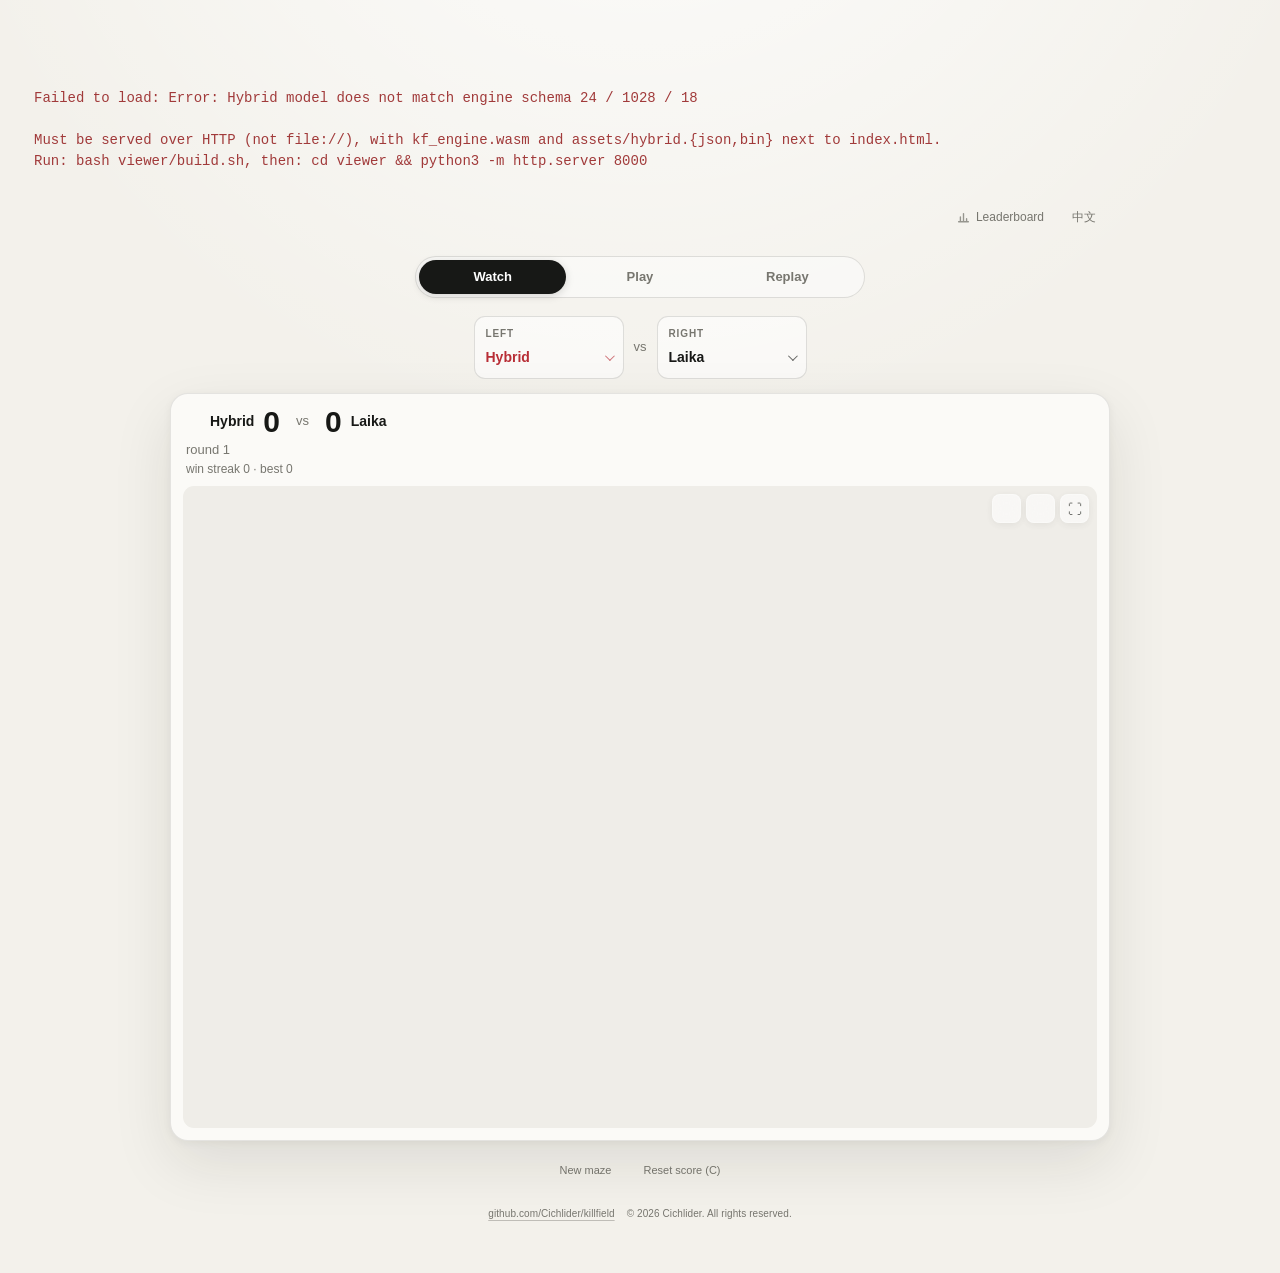
<file: index.html>
<!doctype html>
<html lang="zh-CN">
<head>
  <meta charset="utf-8">
  <meta name="viewport" content="width=device-width, initial-scale=1">
  <meta name="robots" content="index,follow">
  <meta http-equiv="refresh" content="0; url=viewer/">
  <link rel="canonical" href="https://cichlider.github.io/killfield/viewer/">
  <title>Hybrid</title>
  <meta name="application-name" content="Hybrid">
  <meta name="description" content="Hybrid — a maze of decisions. Play against intelligent agents or watch them duel.">
  <meta property="og:title" content="Hybrid">
  <meta property="og:site_name" content="Hybrid">
  <meta property="og:type" content="website">
  <meta property="og:url" content="https://cichlider.github.io/killfield/viewer/">
  <meta property="og:description" content="A maze of decisions. Play against intelligent agents or watch them duel.">
  <meta property="og:image" content="https://cichlider.github.io/killfield/viewer/assets/brand/hybrid-512.png">
  <meta name="twitter:card" content="summary">
  <meta name="twitter:title" content="Hybrid">
  <meta name="twitter:image" content="https://cichlider.github.io/killfield/viewer/assets/brand/hybrid-512.png">
  <link rel="icon" type="image/png" sizes="32x32" href="viewer/assets/brand/hybrid-32.png">
  <link rel="icon" type="image/svg+xml" sizes="any" href="viewer/assets/brand/hybrid.svg">
  <link rel="apple-touch-icon" href="viewer/assets/brand/hybrid-180.png">
  <script>
    location.replace(`viewer/${location.search}${location.hash}`);
  </script>
</head>
<body>
  <p><a href="viewer/">进入 Hybrid</a></p>
</body>
</html>
</file>
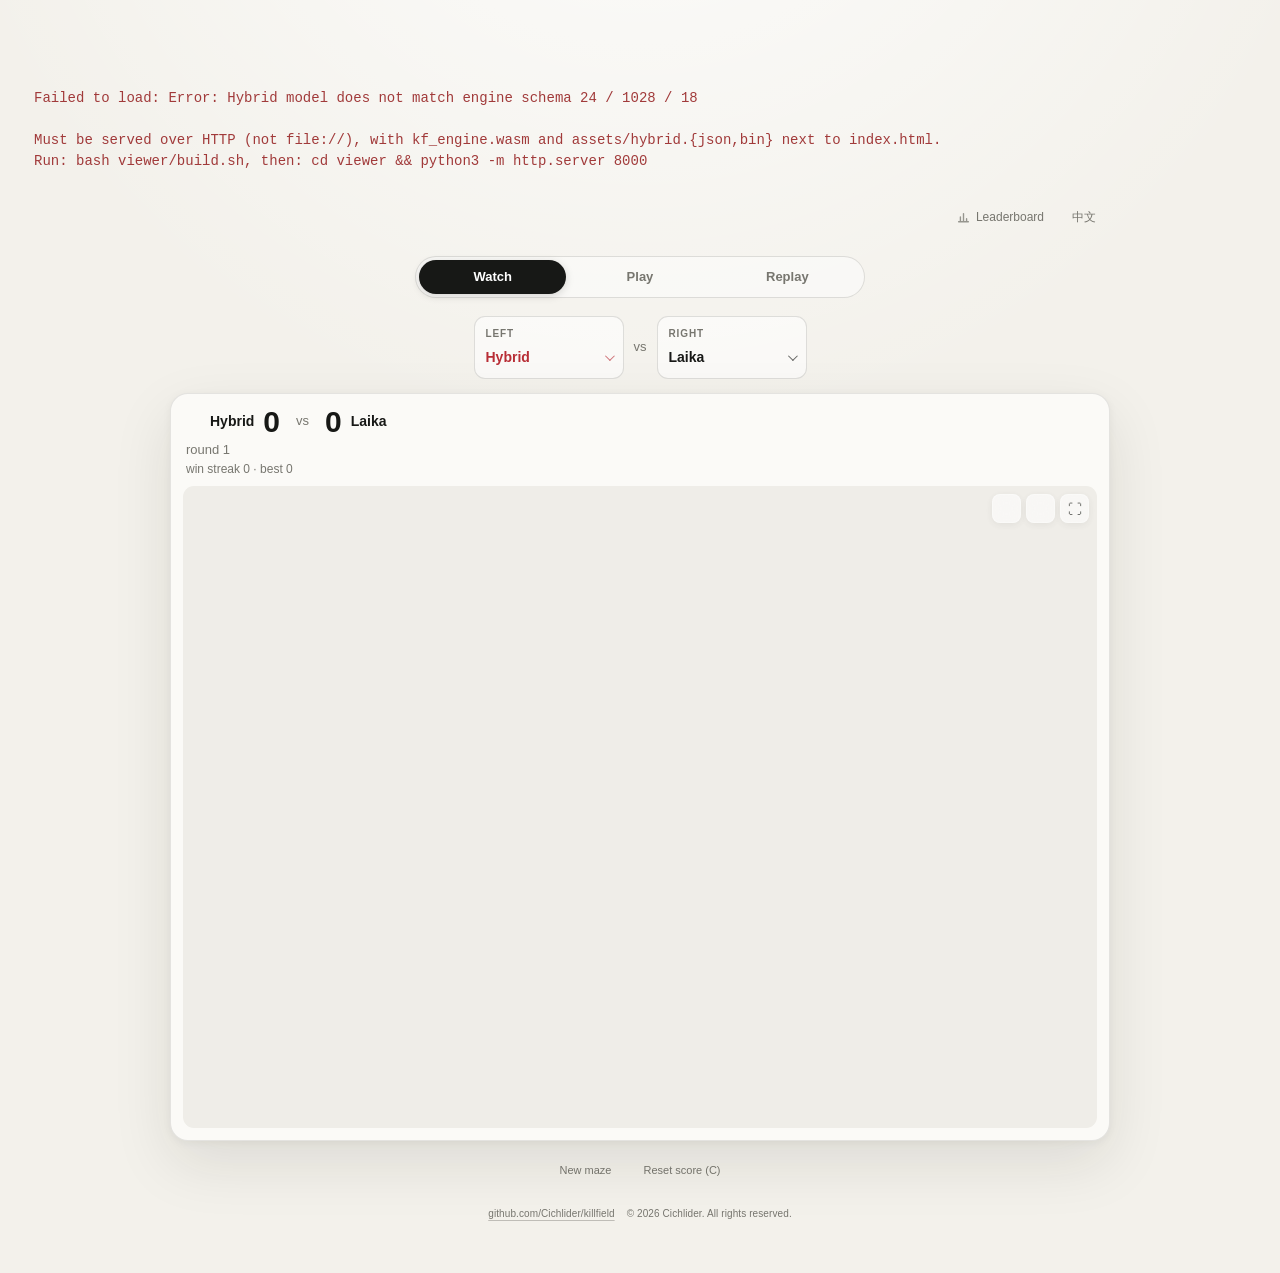
<file: viewer/index.html>
<!DOCTYPE html>
<html lang="en">
<head>
<meta charset="utf-8">
<meta name="viewport" content="width=device-width, initial-scale=1, viewport-fit=cover">
<meta name="killfield-submit-endpoint" content="https://killfield-leaderboard-submit.2665318958.workers.dev/submit">
<meta name="killfield-turnstile-sitekey" content="0x4AAAAAAEx3XzNil8HxSk6H">
<meta name="theme-color" content="#f7f7f5">
<meta name="mobile-web-app-capable" content="yes">
<meta name="apple-mobile-web-app-capable" content="yes">
<meta name="apple-mobile-web-app-status-bar-style" content="black-translucent">
<title>Hybrid</title>
<meta name="application-name" content="Hybrid">
<meta name="apple-mobile-web-app-title" content="Hybrid">
<meta name="description" content="Hybrid — a maze of decisions. Play against intelligent agents or watch Hybrid, Laika, and Killfield duel.">
<meta property="og:title" content="Hybrid">
<meta property="og:site_name" content="Hybrid">
<meta property="og:type" content="website">
<meta property="og:url" content="https://cichlider.github.io/killfield/viewer/">
<meta property="og:image" content="https://cichlider.github.io/killfield/viewer/assets/brand/hybrid-512.png">
<meta property="og:image:alt" content="Hybrid's two complementary geometric forms">
<meta property="og:description" content="A maze of decisions. Play against intelligent agents or watch them duel.">
<meta name="twitter:card" content="summary">
<meta name="twitter:title" content="Hybrid">
<meta name="twitter:image" content="https://cichlider.github.io/killfield/viewer/assets/brand/hybrid-512.png">
<link rel="canonical" href="https://cichlider.github.io/killfield/viewer/">
<meta name="twitter:description" content="A maze of decisions. Play against intelligent agents or watch them duel.">
<link rel="icon" type="image/png" sizes="32x32" href="assets/brand/hybrid-32.png">
<link rel="icon" type="image/png" sizes="16x16" href="assets/brand/hybrid-16.png">
<link rel="icon" type="image/svg+xml" sizes="any" href="assets/brand/hybrid.svg">
<link rel="apple-touch-icon" sizes="180x180" href="assets/brand/hybrid-180.png">
<link rel="manifest" href="manifest.webmanifest?v=hybrid-1">
<link rel="stylesheet" href="style.css?v=60ee9a71">
</head>
<body>
<main>
  <header>
    <a id="ranked-board" class="board-link" href="leaderboard.html">
      <svg viewBox="0 0 16 16" width="13" height="13" aria-hidden="true"><path d="M2 13.2h12M4.2 13V7.4M8 13V3.2M11.8 13v-3.4" fill="none" stroke="currentColor" stroke-width="1.7" stroke-linecap="round"/></svg>
      <span id="ranked-board-label">Leaderboard</span>
    </a>
    <button id="lang-toggle" type="button" class="quiet" aria-label="Switch to Chinese">中文</button>
  </header>

  <nav class="mode-switch" aria-label="Mode">
    <button id="mode-watch" type="button" class="mode-btn active">Watch</button>
    <button id="mode-play" type="button" class="mode-btn">Play</button>
    <button id="mode-replay" type="button" class="mode-btn">Replay</button>
  </nav>

  <section class="config-row watch-config" id="watch-config" aria-label="Watch match">
    <div class="controller-picker role-red" data-theme-picker data-select-id="controller-0" data-label-id="watch-left-label">
      <span id="watch-left-label">Left</span>
      <button type="button" class="controller-trigger" aria-haspopup="listbox" aria-expanded="false"><span>Hybrid</span><i aria-hidden="true"></i></button>
      <div class="controller-menu" role="listbox" aria-hidden="true">
        <button type="button" role="option" data-value="hybrid" aria-selected="true">Hybrid</button>
        <button type="button" role="option" data-value="anchor_v3" aria-selected="false" disabled>Anchor V3</button>
        <button type="button" role="option" data-value="hybrid_night2" aria-selected="false" disabled>Hybrid Night2</button>
        <button type="button" role="option" data-value="prism2" aria-selected="false" disabled>Prism 2</button>
        <button type="button" role="option" data-value="laika" aria-selected="false">Laika</button>
        <button type="button" role="option" data-value="killfield" aria-selected="false">Killfield</button>
      </div>
      <select id="controller-0" class="native-controller-select" tabindex="-1" aria-hidden="true"><option value="hybrid" selected>Hybrid</option><option value="anchor_v3" disabled>Anchor V3</option><option value="hybrid_night2" disabled>Hybrid Night2</option><option value="prism2" disabled>Prism 2</option><option value="laika">Laika</option><option value="killfield">Killfield</option></select>
    </div>
    <span class="versus">vs</span>
    <div class="controller-picker role-black" data-theme-picker data-select-id="controller-1" data-label-id="watch-right-label">
      <span id="watch-right-label">Right</span>
      <button type="button" class="controller-trigger" aria-haspopup="listbox" aria-expanded="false"><span>Laika</span><i aria-hidden="true"></i></button>
      <div class="controller-menu" role="listbox" aria-hidden="true">
        <button type="button" role="option" data-value="laika" aria-selected="true">Laika</button>
        <button type="button" role="option" data-value="hybrid" aria-selected="false">Hybrid</button>
        <button type="button" role="option" data-value="anchor_v3" aria-selected="false" disabled>Anchor V3</button>
        <button type="button" role="option" data-value="hybrid_night2" aria-selected="false" disabled>Hybrid Night2</button>
        <button type="button" role="option" data-value="prism2" aria-selected="false" disabled>Prism 2</button>
        <button type="button" role="option" data-value="killfield" aria-selected="false">Killfield</button>
      </div>
      <select id="controller-1" class="native-controller-select" tabindex="-1" aria-hidden="true"><option value="laika" selected>Laika</option><option value="hybrid">Hybrid</option><option value="anchor_v3" disabled>Anchor V3</option><option value="hybrid_night2" disabled>Hybrid Night2</option><option value="prism2" disabled>Prism 2</option><option value="killfield">Killfield</option></select>
    </div>
  </section>

  <section class="replay-loader" id="replay-loader" hidden>
    <input id="replay-file" type="file" accept="application/json,.json" hidden>
    <button id="replay-drop" type="button" class="replay-drop">
      <strong id="replay-drop-title">Drop a replay JSON here</strong>
      <span id="replay-drop-body">or choose a downloaded replay</span>
    </button>
    <p id="replay-message" class="replay-message" role="status"></p>
  </section>

  <section class="stage" id="stage">
    <div class="stage-overlay">
      <div class="scoreboard">
        <div class="side"><span class="swatch" id="swatch-0"></span><span class="side-name" id="name-0">Hybrid</span><strong class="side-score" id="score-0">0</strong></div>
        <span class="vs">vs</span>
        <div class="side side-right"><strong class="side-score" id="score-1">0</strong><span class="side-name" id="name-1">Laika</span><span class="swatch" id="swatch-1"></span></div>
      </div>
      <p class="roundline" id="roundline">round 1</p>
      <p class="streakline" id="streakline">win streak 0 · best 0</p>
    </div>
    <div class="canvas-wrap">
      <canvas id="screen" width="712" height="500"></canvas>
      <div class="stage-toolbar" aria-label="Game controls">
        <button id="touch-visibility" type="button" class="icon-btn" aria-label="Hide touch controls" hidden>CTRL</button>
        <button id="sound" type="button" class="icon-btn" aria-label="Mute sound"></button>
        <button id="pause" type="button" class="icon-btn" aria-label="Pause"></button>
        <button id="fullscreen" type="button" class="icon-btn" aria-label="Fullscreen">⛶</button>
      </div>
    </div>
    <div id="touch-controls" class="touch-controls" hidden>
      <div class="touch-left-control">
        <div id="touch-joystick" class="touch-joystick" role="application" aria-label="Movement stick">
          <!-- Sector pad artwork. The picture is rebuilt from the current
               feel settings by src/pad.js: the drawn hub is the real dead
               centre and the drawn wedges are the cells the input path reads,
               so retuning the stick redraws it instead of leaving the picture
               behind. -->
          <svg class="joy-sectors" viewBox="0 0 200 200" aria-hidden="true" focusable="false"></svg>
          <span id="touch-knob" class="touch-knob"></span>
        </div>
      </div>
      <div id="touch-move-pad" class="touch-pad touch-pad-move">
        <button type="button" class="touch-key" data-action="forward" aria-label="Forward">▲</button>
        <button type="button" class="touch-key" data-action="backup" aria-label="Reverse">▼</button>
        <span class="touch-grip" data-grip="move" aria-hidden="true"></span>
      </div>
      <div id="touch-turn-pad" class="touch-pad touch-pad-turn">
        <button type="button" class="touch-key" data-action="turnLeft" aria-label="Turn left">◀</button>
        <button type="button" class="touch-key" data-action="turnRight" aria-label="Turn right">▶</button>
        <span class="touch-grip" data-grip="turn" aria-hidden="true"></span>
      </div>
      <button id="touch-fire" type="button" class="touch-fire"><span id="touch-fire-label">FIRE</span><span class="touch-grip" data-grip="fire" aria-hidden="true"></span></button>
    </div>
    <div id="orientation-hint" class="orientation-hint" role="status" hidden>
      <span class="orientation-phone" aria-hidden="true"></span>
      <strong id="orientation-title">Rotate your phone</strong>
      <span id="orientation-body">Turn off portrait lock, then rotate to landscape.</span>
    </div>
  </section>

  <section class="replay-progress" id="replay-progress" hidden aria-label="Replay progress">
    <input id="replay-seek" type="range" min="0" max="1" step="1" value="0">
    <output id="replay-time" for="replay-seek">0:00 / 0:00</output>
    <div class="replay-controls">
      <button id="replay-back-15" type="button" class="replay-btn" aria-label="Back 15 seconds">−15s</button>
      <button id="replay-forward-15" type="button" class="replay-btn" aria-label="Forward 15 seconds">+15s</button>
      <button id="replay-speed" type="button" class="replay-btn replay-speed" aria-label="Playback speed">1x</button>
    </div>
  </section>

  <section class="replay-export" id="replay-export" hidden aria-label="Export replay video">
    <div class="controller-picker replay-export-picker" data-theme-picker data-select-id="replay-export-preset" data-label-id="replay-export-quality-label">
      <span id="replay-export-quality-label">Video quality</span>
      <button type="button" class="controller-trigger" aria-haspopup="listbox" aria-expanded="false"><span>720p · 60 FPS · 4 Mbps</span><i aria-hidden="true"></i></button>
      <div class="controller-menu" role="listbox" aria-hidden="true">
        <button type="button" role="option" data-value="recommended" aria-selected="true">720p · 60 FPS · 4 Mbps</button>
        <button type="button" role="option" data-value="hd" aria-selected="false">1080p · 60 FPS · 8 Mbps</button>
        <button type="button" role="option" data-value="ultra" aria-selected="false">1080p · 120 FPS · 12 Mbps</button>
      </div>
      <select id="replay-export-preset" class="native-controller-select" tabindex="-1" aria-hidden="true">
        <option value="recommended">720p · 60 FPS · 4 Mbps</option>
        <option value="hd">1080p · 60 FPS · 8 Mbps</option>
        <option value="ultra">1080p · 120 FPS · 12 Mbps</option>
      </select>
    </div>
    <div class="replay-export-side">
      <p id="replay-export-status" class="replay-export-status" role="status"></p>
      <div class="replay-export-actions">
        <button id="replay-export-start" type="button" class="solid-btn">Export MP4</button>
        <a id="replay-export-download" class="solid-btn replay-export-download" href="#" download hidden>Save MP4</a>
        <button id="replay-export-cancel" type="button" class="ghost-btn" hidden>Cancel</button>
      </div>
    </div>
    <progress id="replay-export-progress" max="1" value="0" hidden></progress>
  </section>

  <section class="config-row play-config" id="play-config" hidden aria-label="Player match settings">
    <div class="controller-picker" data-theme-picker data-select-id="touch-scheme" data-label-id="touch-scheme-label">
      <span id="touch-scheme-label">Touch controls</span>
      <button type="button" class="controller-trigger" aria-haspopup="listbox" aria-expanded="false"><span>Arrow keys (8-way)</span><i aria-hidden="true"></i></button>
      <div class="controller-menu" role="listbox" aria-hidden="true">
        <button type="button" role="option" data-value="sectors" aria-selected="true">Arrow keys (8-way)</button>
        <button type="button" role="option" data-value="pads" aria-selected="false">Three-finger pads</button>
        <button type="button" role="option" data-value="wheel" aria-selected="false">Wheel (128-direction)</button>
      </div>
      <select id="touch-scheme" class="native-controller-select" tabindex="-1" aria-hidden="true"><option value="sectors">Arrow keys (8-way)</option><option value="pads">Three-finger pads</option><option value="wheel" selected>Wheel (128-direction)</option></select>
    </div>
    <div class="controller-picker role-black" data-theme-picker data-select-id="play-opponent" data-label-id="play-opponent-label">
      <span id="play-opponent-label">Opponent</span>
      <button type="button" class="controller-trigger" aria-haspopup="listbox" aria-expanded="false"><span>Hybrid</span><i aria-hidden="true"></i></button>
      <div class="controller-menu" role="listbox" aria-hidden="true">
        <button type="button" role="option" data-value="laika" aria-selected="false">Laika</button>
        <button type="button" role="option" data-value="hybrid" aria-selected="true">Hybrid</button>
        <button type="button" role="option" data-value="anchor_v3" aria-selected="false" disabled>Anchor V3</button>
        <button type="button" role="option" data-value="hybrid_night2" aria-selected="false" disabled>Hybrid Night2</button>
        <button type="button" role="option" data-value="prism2" aria-selected="false" disabled>Prism 2</button>
        <button type="button" role="option" data-value="killfield" aria-selected="false">Killfield</button>
      </div>
      <select id="play-opponent" class="native-controller-select" tabindex="-1" aria-hidden="true"><option value="laika">Laika</option><option value="hybrid" selected>Hybrid</option><option value="anchor_v3" disabled>Anchor V3</option><option value="hybrid_night2" disabled>Hybrid Night2</option><option value="prism2" disabled>Prism 2</option><option value="killfield">Killfield</option></select>
    </div>
    <button id="instant-turn" type="button" aria-pressed="false" class="toggle wheel-only">No turn-rate limit: off</button>
    <label class="range-field wheel-only"><span id="forward-alignment-label">Wheel forward region</span><input id="forward-alignment" type="range" min="0" max="360" step="2.8125" value="360"><output id="forward-alignment-value" for="forward-alignment">360° / 360°</output></label>
    <div class="controller-picker" id="reaction-delay-field" data-theme-picker data-select-id="reaction-delay" data-label-id="reaction-delay-label">
      <span id="reaction-delay-label">Opponent delay</span>
      <button type="button" class="controller-trigger" aria-haspopup="listbox" aria-expanded="false"><span>0 frames</span><i aria-hidden="true"></i></button>
      <div class="controller-menu" role="listbox" aria-hidden="true">
        <button type="button" role="option" data-value="0" aria-selected="true">0 frames</button>
        <button type="button" role="option" data-value="1" aria-selected="false">1 frame</button>
        <button type="button" role="option" data-value="2" aria-selected="false">2 frames</button>
        <button type="button" role="option" data-value="3" aria-selected="false">3 frames</button>
      </div>
      <select id="reaction-delay" class="native-controller-select" tabindex="-1" aria-hidden="true"><option value="0">0 frames</option><option value="1">1 frame</option><option value="2">2 frames</option><option value="3">3 frames</option></select>
    </div>
    <label class="range-field" id="opening-delay-field"><span id="opening-delay-label">Opening pause</span><input id="opening-delay" type="range" min="0" max="3" step="0.1" value="0.5"><output id="opening-delay-value" for="opening-delay">0.5 s</output></label>
  </section>

  <!-- Stick feel: every number in viewer/src/pad.js that decides how the
       eight-sector pad plays. The sliders are built from PAD_TUNE_FIELDS so the
       panel cannot drift from the model, and the JSON below is both the export
       and the import box. -->
  <section class="pad-tune" id="pad-tune" hidden aria-label="Stick feel">
    <details id="pad-tune-details">
      <summary id="pad-tune-summary">Stick feel</summary>
      <label class="pad-tune-shape">
        <span id="pad-tune-shape-label">Shape</span>
        <select id="pad-tune-shape">
          <option value="circle" selected>Circle</option>
          <option value="square">Square</option>
        </select>
      </label>
      <p class="pad-tune-hint" id="pad-tune-hint">Drag the round handles on the pad to move its boundaries directly.</p>
      <div class="pad-tune-fields" id="pad-tune-fields"></div>
      <p class="pad-tune-readout" id="pad-tune-readout" role="status"></p>
      <div class="pad-tune-actions">
        <button id="pad-tune-export" type="button" class="ghost-btn">Export</button>
        <button id="pad-tune-import" type="button" class="ghost-btn">Import</button>
        <button id="pad-tune-reset" type="button" class="ghost-btn">Reset</button>
        <button id="pad-tune-visibility" type="button" class="ghost-btn" aria-pressed="true">Hide stick</button>
      </div>
      <textarea id="pad-tune-json" class="pad-tune-json" rows="3" spellcheck="false" autocomplete="off" aria-label="Stick feel JSON"></textarea>
      <p class="pad-tune-status" id="pad-tune-status" role="status"></p>
    </details>
  </section>

  <section class="ranked" id="ranked-row" hidden aria-label="Ranked run">
    <div class="ranked-head">
      <div class="ranked-figure">
        <strong class="ranked-score" id="ranked-score">0</strong>
        <span class="ranked-unit" id="ranked-unit">wins</span>
      </div>
      <p class="ranked-status" id="ranked-status" role="status"></p>
      <button id="ranked-start" type="button" class="toggle ranked-toggle">Ranked run</button>
    </div>
    <div class="ranked-submit" id="ranked-submit" hidden>
      <label class="ranked-field">
        <span id="ranked-name-label">Your name</span>
        <input id="ranked-name" type="text" maxlength="24" autocomplete="off" spellcheck="false" required placeholder="Your name" aria-labelledby="ranked-name-label">
      </label>
      <label class="ranked-field">
        <span id="ranked-github-label">GitHub (optional)</span>
        <input id="ranked-github" type="text" maxlength="39" autocomplete="off" spellcheck="false" placeholder="GitHub (optional)" aria-labelledby="ranked-github-label">
      </label>
      <button id="ranked-upload" type="button" class="solid-btn">Submit</button>
      <button id="ranked-watch" type="button" class="solid-btn">Submit &amp; watch</button>
      <button id="ranked-download" type="button" class="ghost-btn">Download replay</button>
      <button id="ranked-github-fallback" type="button" class="ghost-btn" hidden>Submit with GitHub</button>
      <div id="ranked-turnstile" class="ranked-turnstile"></div>
    </div>
  </section>

  <div class="actions">
    <button id="reroll" type="button" class="ghost-btn">New maze</button>
    <button id="reset-score" type="button" class="ghost-btn">Reset score (C)</button>
    <div id="controls-help" class="controls-help" hidden>
      <button id="controls-help-trigger" type="button" class="ghost-btn" aria-describedby="controls-help-card">Controls</button>
      <div id="controls-help-card" class="controls-help-card" role="tooltip">
        <strong id="controls-help-title">Desktop controls</strong>
        <div class="controls-help-grid">
          <span><kbd>↑</kbd><kbd>W</kbd></span><span id="control-forward">Forward</span>
          <span><kbd>↓</kbd><kbd>S</kbd></span><span id="control-backup">Reverse</span>
          <span><kbd>←</kbd><kbd>A</kbd></span><span id="control-left">Turn left</span>
          <span><kbd>→</kbd><kbd>D</kbd></span><span id="control-right">Turn right</span>
          <span><kbd>Space</kbd><kbd>Q</kbd><kbd>M</kbd></span><span id="control-fire">Fire</span>
        </div>
        <p id="controls-help-shortcuts"><kbd>R</kbd> <span id="control-reroll">new maze</span> <span aria-hidden="true">·</span> <kbd>P</kbd> <span id="control-pause">pause</span> <span aria-hidden="true">·</span> <kbd>C</kbd> <span id="control-reset-score">reset score</span></p>
      </div>
    </div>
  </div>
  <footer class="site-footer"><a href="https://github.com/Cichlider/killfield" target="_blank" rel="noreferrer">github.com/Cichlider/killfield</a><span>© 2026 Cichlider. All rights reserved.</span></footer>
</main>
<script src="https://challenges.cloudflare.com/turnstile/v0/api.js?render=explicit" defer></script>
<script type="module" src="viewer.js?v=d9e64d71"></script>
</body>
</html>
</file>
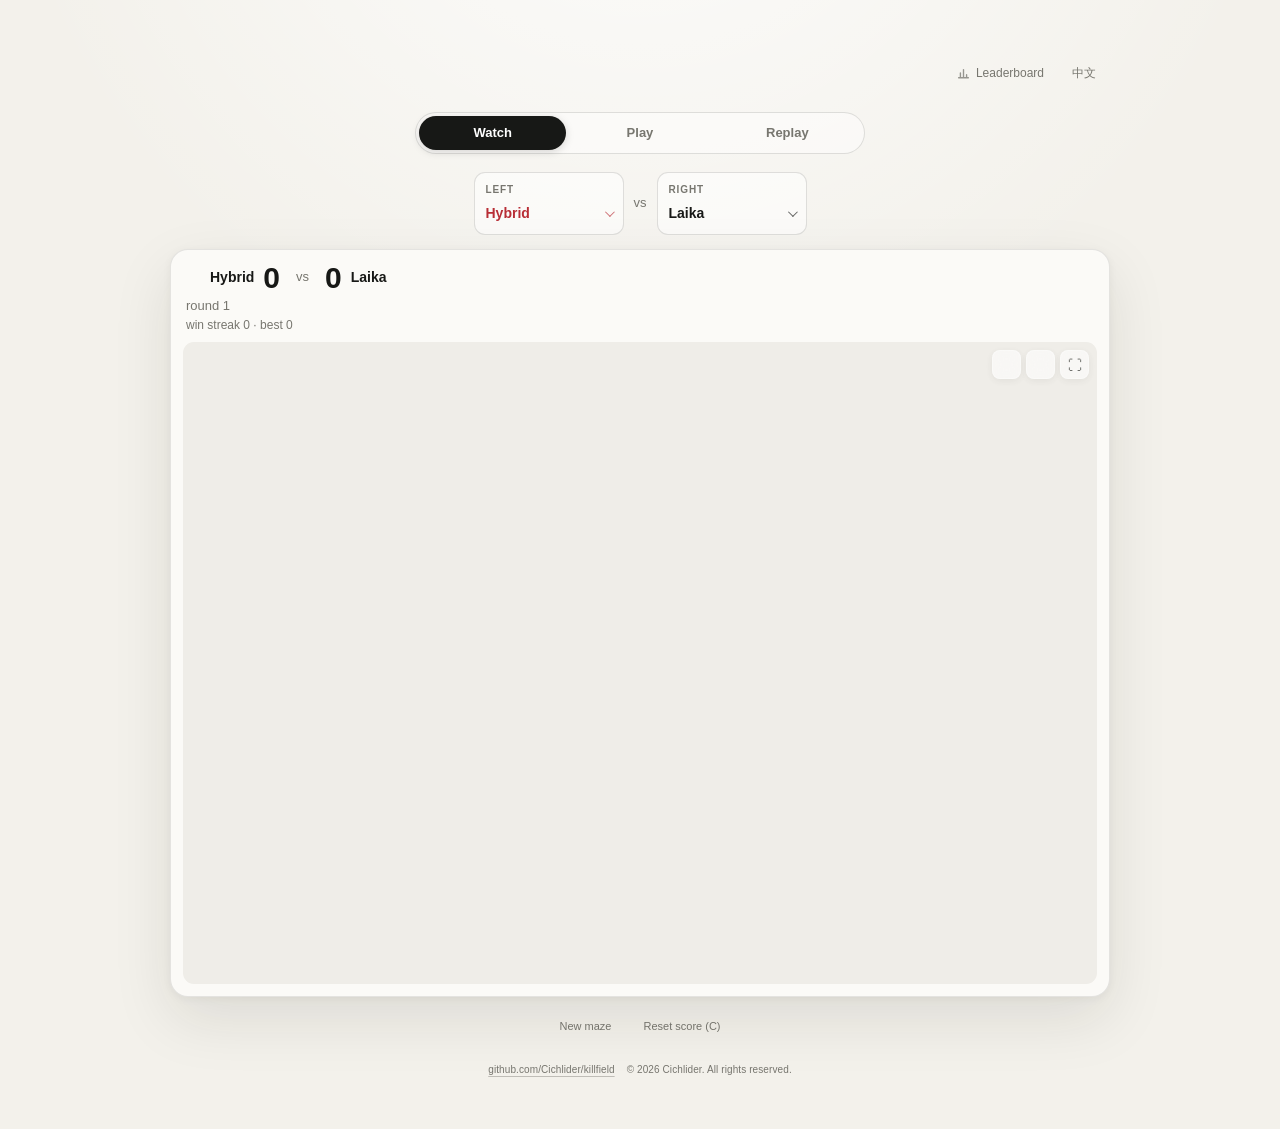
<file: viewer/anchor.html>
<!DOCTYPE html>
<html lang="en">
<head>
<meta charset="utf-8">
<meta name="viewport" content="width=device-width, initial-scale=1">
<meta http-equiv="refresh" content="0; url=./?model=anchor">
<title>Anchor</title>
</head>
<body>
<p>Opening <a href="./?model=anchor">Anchor</a>…</p>
</body>
</html>
</file>
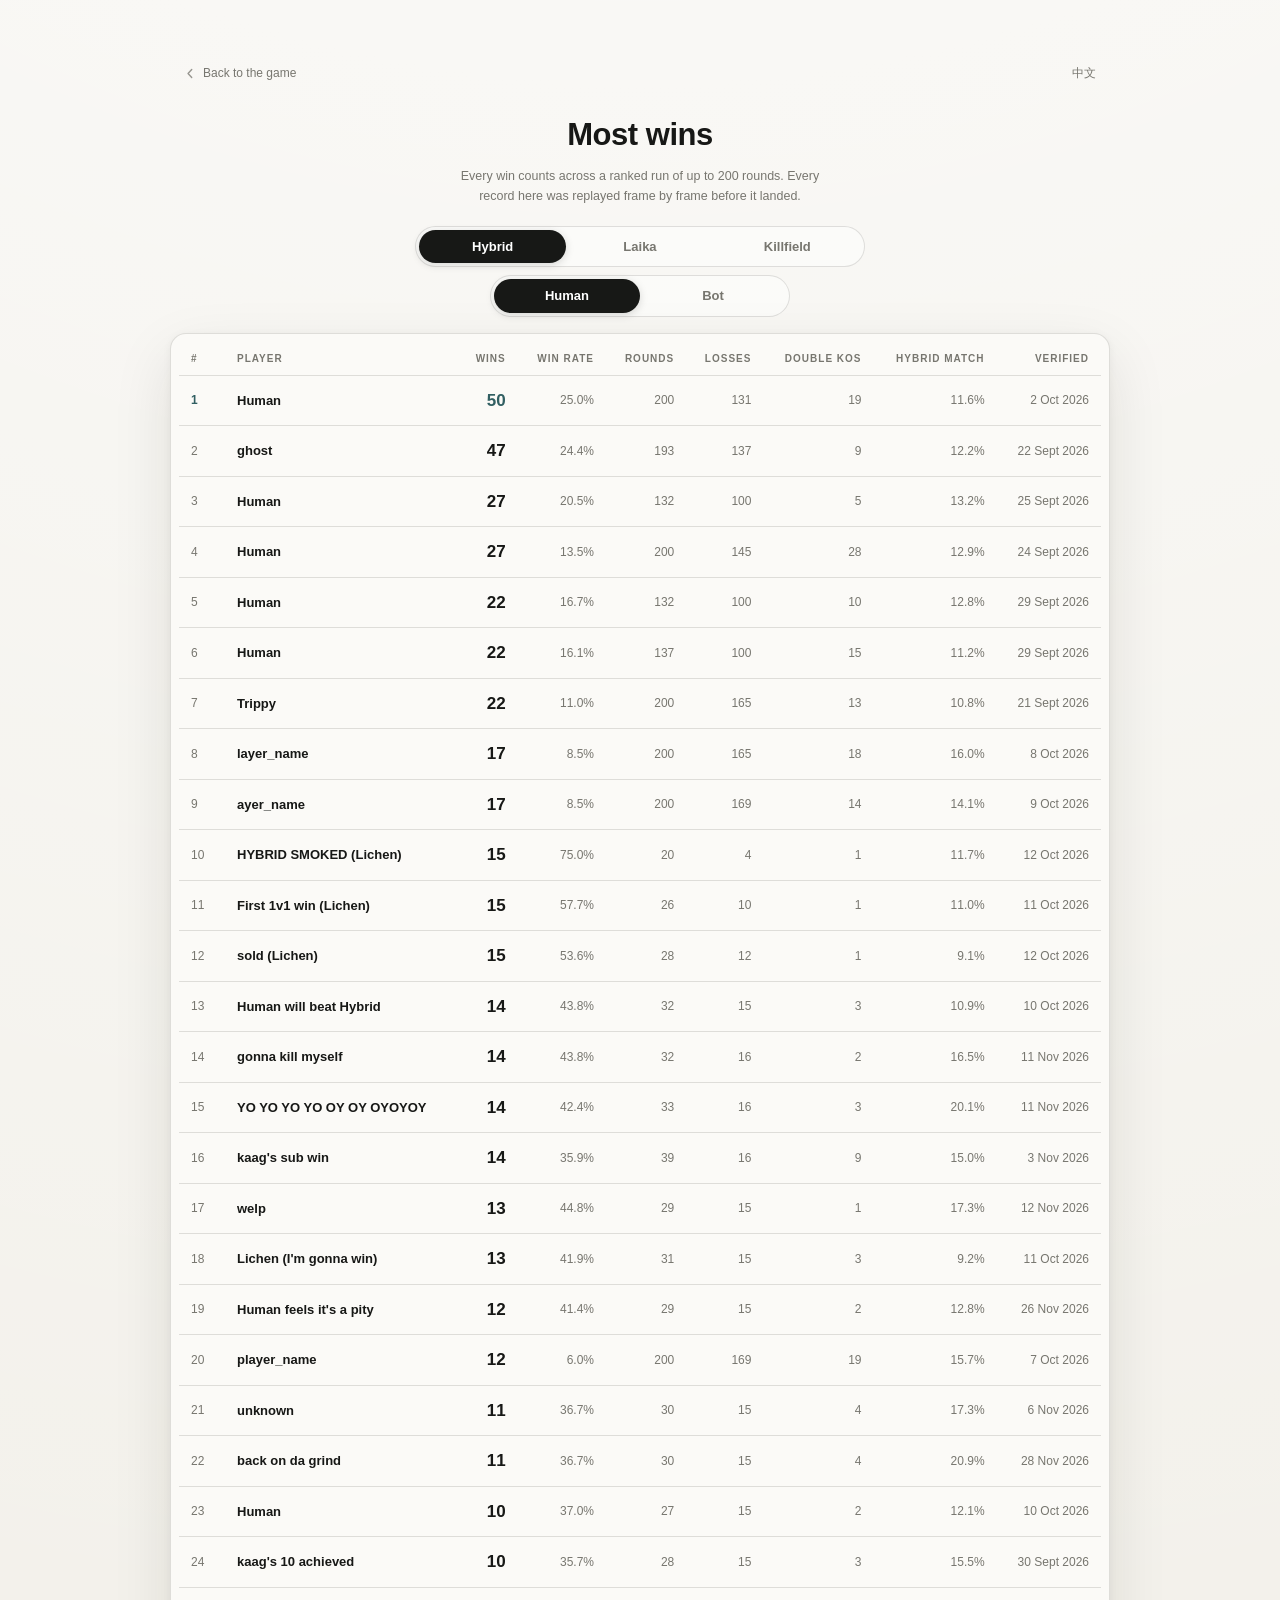
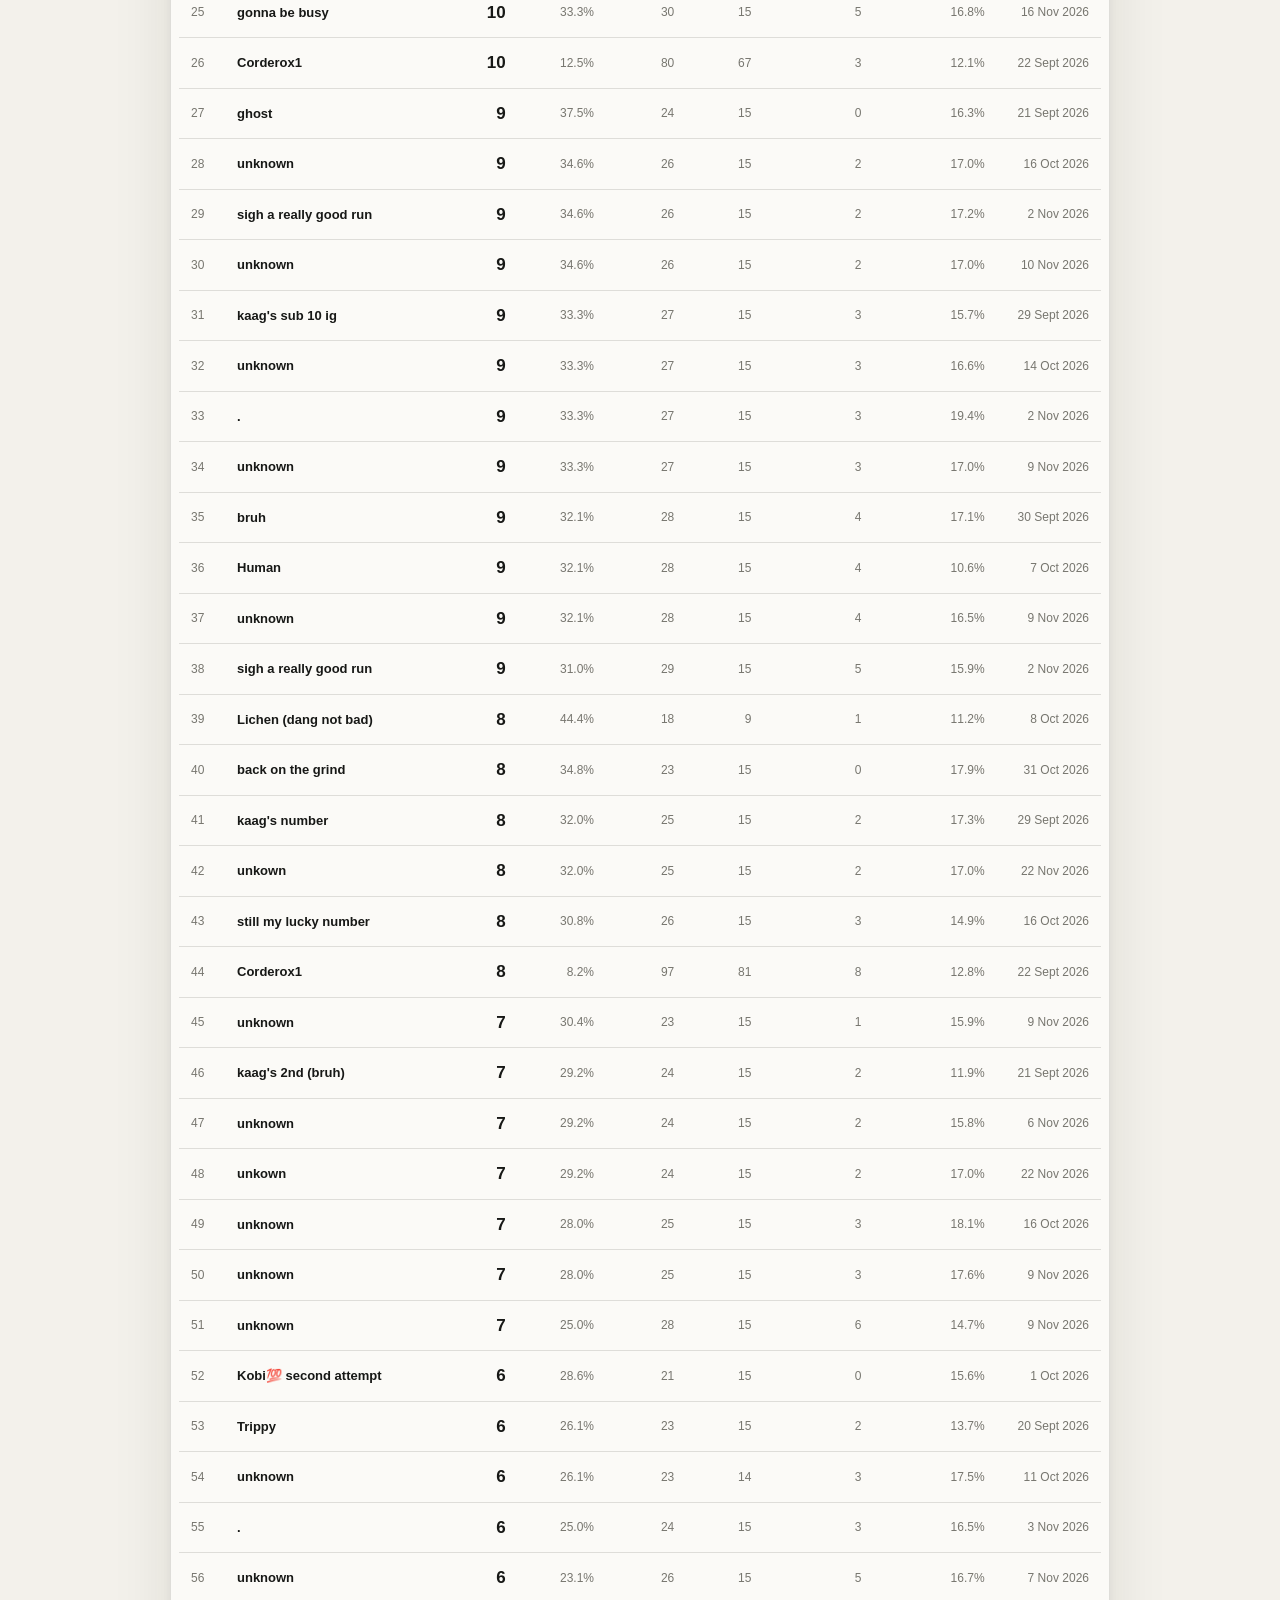
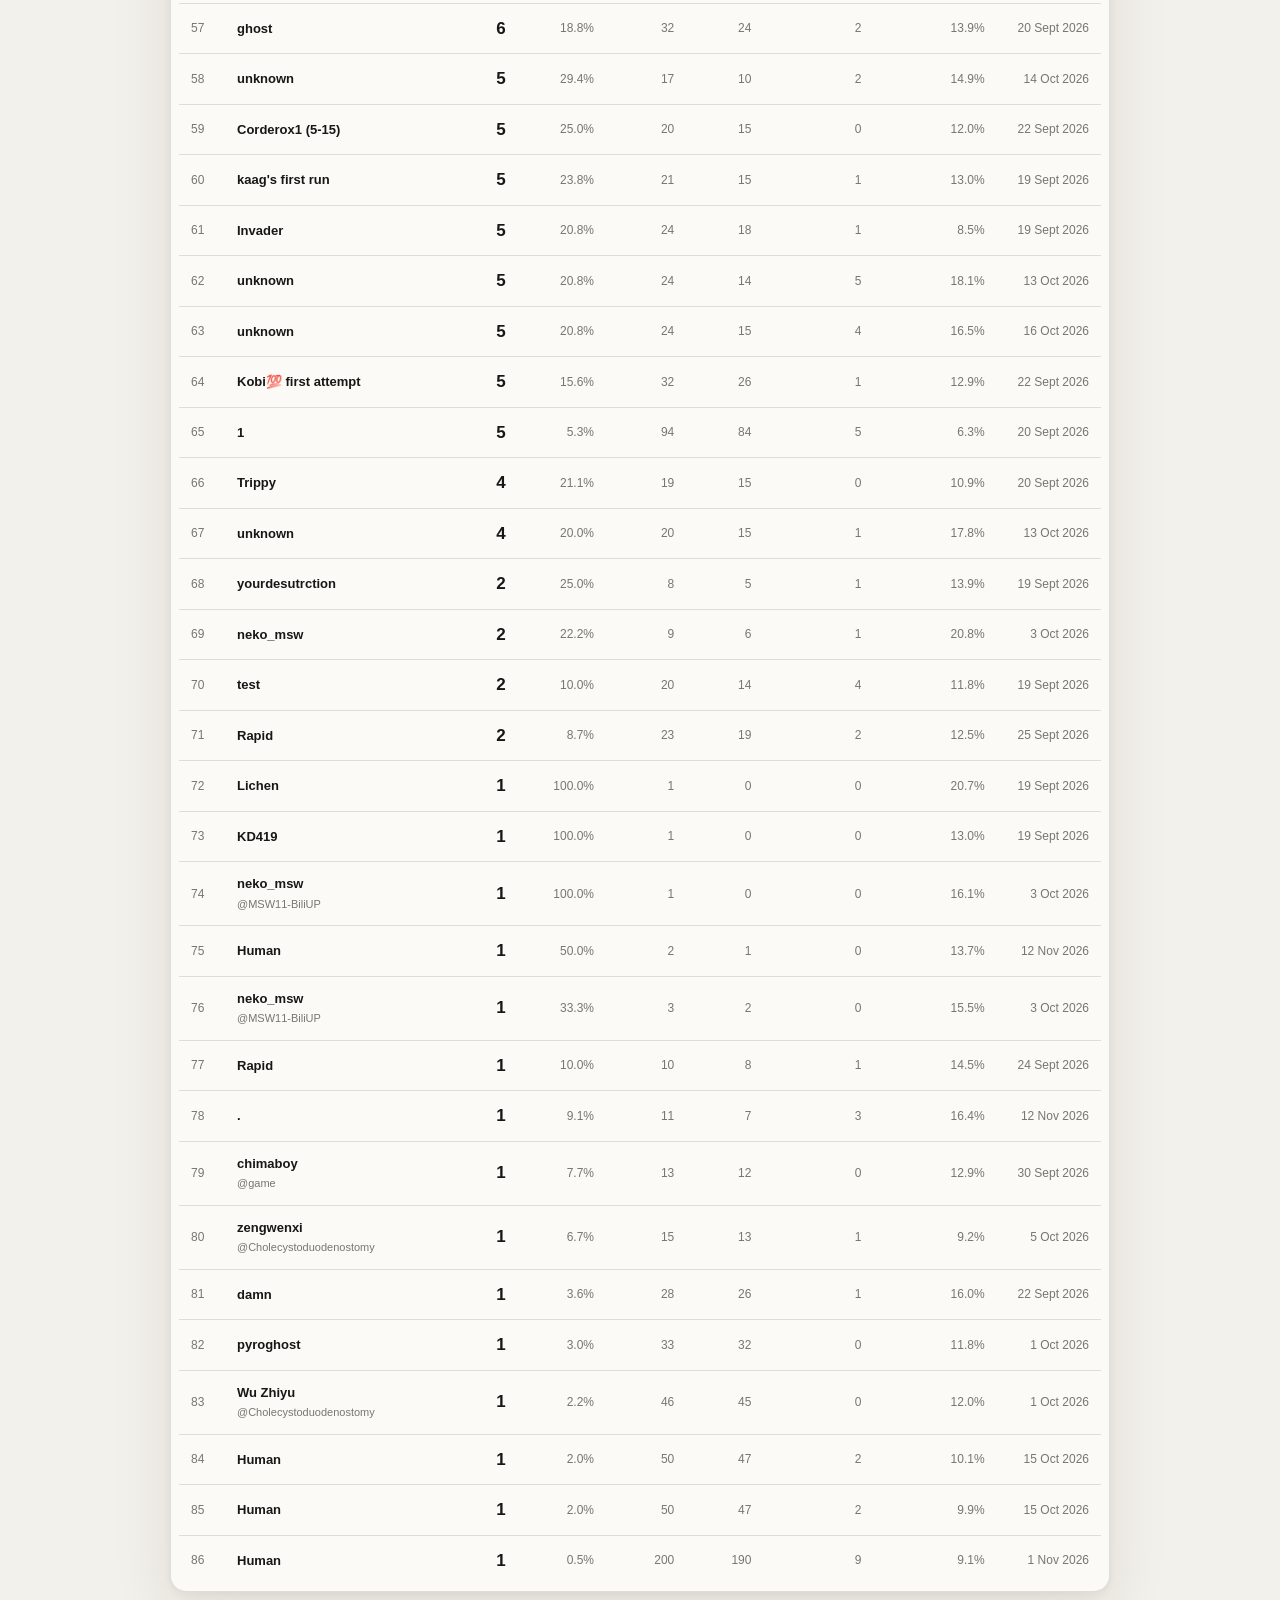
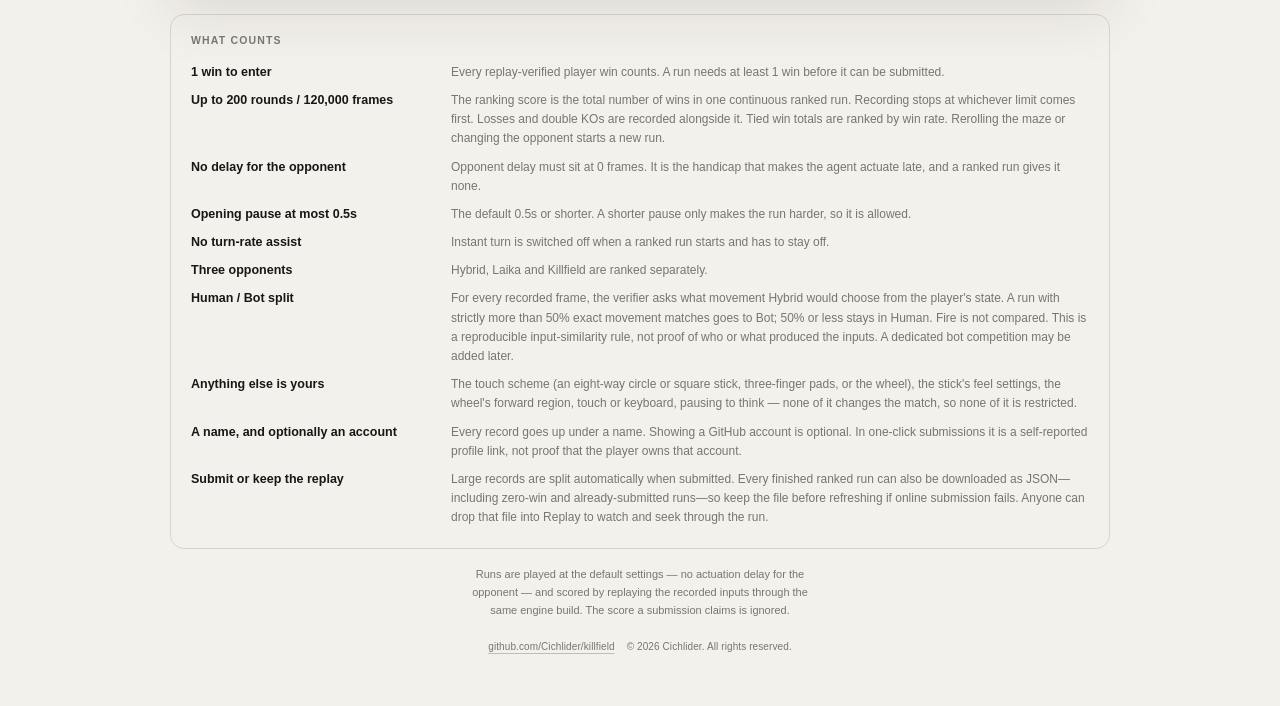
<file: viewer/leaderboard.html>
<!DOCTYPE html>
<html lang="en">
<head>
<meta charset="utf-8">
<meta name="viewport" content="width=device-width, initial-scale=1, viewport-fit=cover">
<meta name="theme-color" content="#f7f7f5">
<title>Hybrid · Leaderboard</title>
<meta name="description" content="Verified Human and Bot wins against Hybrid, Laika and Killfield. Every record is replayed frame by frame before it lands.">
<meta name="robots" content="index,follow">
<link rel="canonical" href="https://cichlider.github.io/killfield/viewer/leaderboard.html">
<link rel="icon" type="image/png" sizes="32x32" href="assets/brand/hybrid-32.png">
<link rel="icon" type="image/svg+xml" sizes="any" href="assets/brand/hybrid.svg">
<link rel="apple-touch-icon" sizes="180x180" href="assets/brand/hybrid-180.png">
<link rel="stylesheet" href="style.css?v=leaderboard-win-rate">
</head>
<body>
<main class="board-page">
  <header>
    <a class="board-link" href="./">
      <svg viewBox="0 0 16 16" width="13" height="13" aria-hidden="true"><path d="M9.5 3 5 8l4.5 5" fill="none" stroke="currentColor" stroke-width="1.7" stroke-linecap="round" stroke-linejoin="round"/></svg>
      <span id="back-label">Back to the game</span>
    </a>
    <button id="lang-toggle" type="button" class="quiet" aria-label="Switch to Chinese">中文</button>
  </header>

  <div class="board-title">
    <h1 id="board-heading">Most wins</h1>
    <p id="board-blurb">Every win counts across a ranked run of up to 200 rounds. Every record here was replayed frame by frame before it landed.</p>
  </div>

  <nav class="mode-switch" id="board-tabs" aria-label="Board">
    <button type="button" class="mode-btn active" data-board="hybrid">Hybrid</button>
    <button type="button" class="mode-btn" data-board="laika">Laika</button>
    <button type="button" class="mode-btn" data-board="killfield">Killfield</button>
  </nav>

  <nav class="mode-switch player-switch" id="player-tabs" aria-label="Player class">
    <button type="button" class="mode-btn active" data-player-class="human" id="human-tab">Human</button>
    <button type="button" class="mode-btn" data-player-class="bot" id="bot-tab">Bot</button>
  </nav>

  <section class="board-panel">
    <table class="board-table">
      <thead>
        <tr>
          <th class="col-rank" id="col-rank">#</th>
          <th class="col-name" id="col-name">Player</th>
          <th class="col-score" id="col-score">Wins</th>
          <th class="col-win-rate" id="col-win-rate">Win rate</th>
          <th class="col-rounds" id="col-rounds">Rounds</th>
          <th class="col-losses" id="col-losses">Losses</th>
          <th class="col-double-kills" id="col-double-kills">Double KOs</th>
          <th class="col-match" id="col-match">Hybrid match</th>
          <th class="col-when" id="col-when">Verified</th>
        </tr>
      </thead>
      <tbody id="board-body"></tbody>
    </table>
    <p class="board-empty" id="board-empty" hidden></p>
  </section>

  <section class="board-rules">
    <h2 id="rules-heading">What counts</h2>
    <dl id="rules-list"></dl>
  </section>

  <p class="board-note" id="board-note"></p>
  <footer class="site-footer"><a href="https://github.com/Cichlider/killfield" target="_blank" rel="noreferrer">github.com/Cichlider/killfield</a><span>© 2026 Cichlider. All rights reserved.</span></footer>
</main>
<script type="module" src="leaderboard.js?v=leaderboard-win-rate"></script>
</body>
</html>
</file>
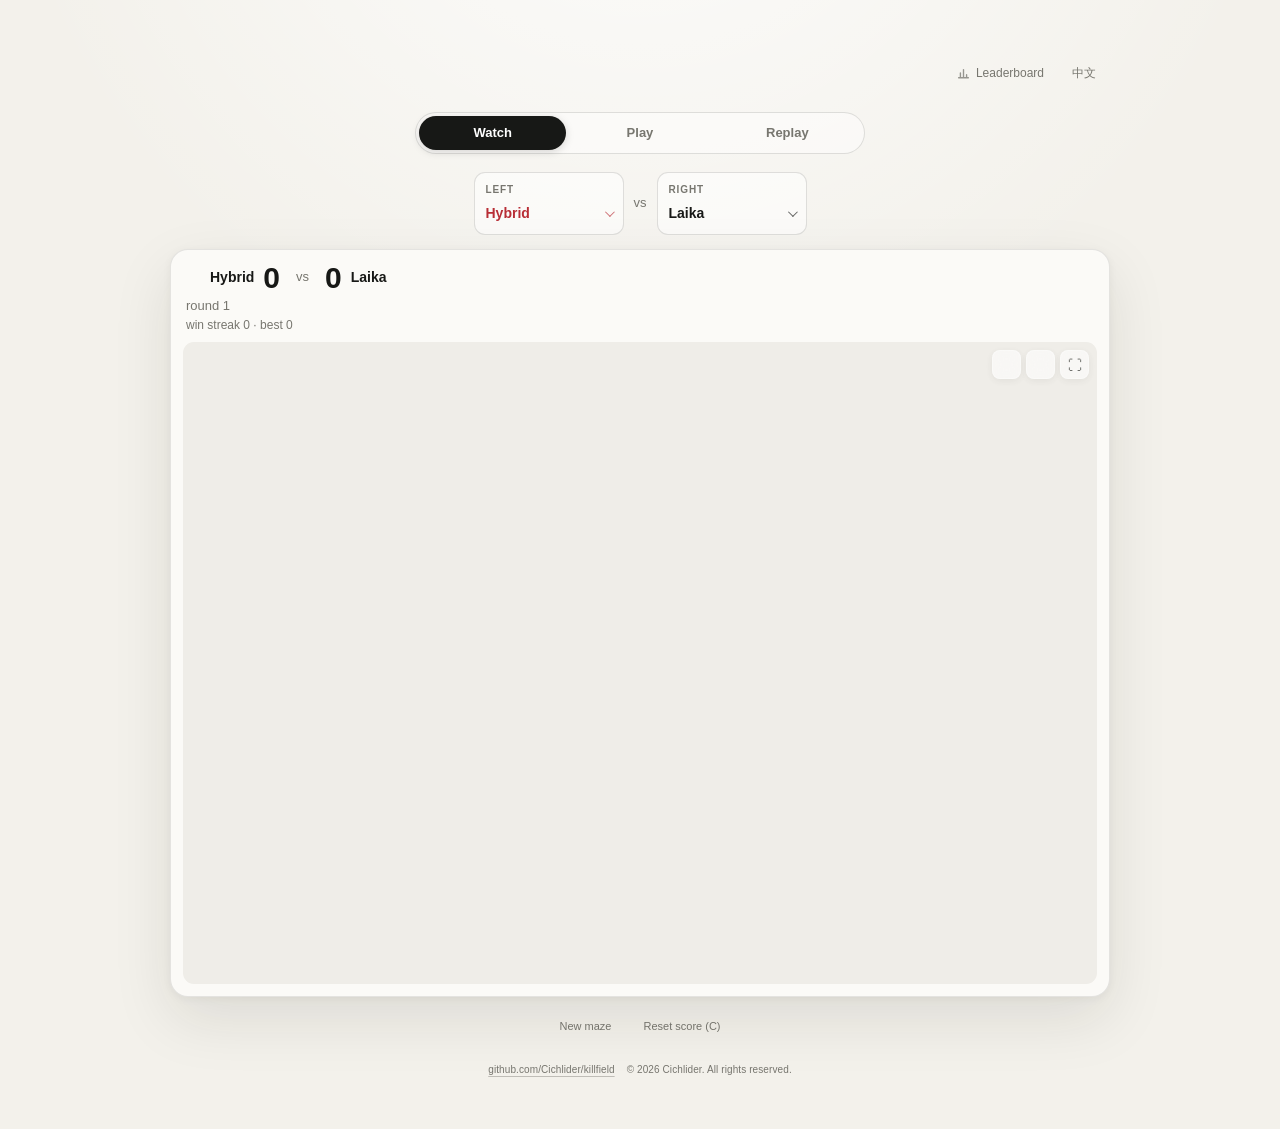
<file: viewer/night.html>
<!DOCTYPE html>
<html lang="en">
<head>
<meta charset="utf-8">
<meta name="viewport" content="width=device-width, initial-scale=1">
<meta http-equiv="refresh" content="0; url=./?model=night">
<title>Hybrid Night</title>
</head>
<body>
<p>Opening <a href="./?model=night">Hybrid Night</a>…</p>
</body>
</html>
</file>
<file: viewer/style.css>
:root {
  color-scheme: light;
  --paper: #f3f1eb;
  --surface: #fbfaf7;
  --ink: #171816;
  --muted: #77766f;
  --line: rgba(23, 24, 22, .13);
  --line-strong: rgba(23, 24, 22, .22);
  --red: #b82e36;
  --red-soft: #f5e7e7;
  --accent: #315f62;
  --shadow: 0 22px 60px rgba(34, 30, 20, .10), 0 2px 8px rgba(34, 30, 20, .05);
}

* { box-sizing: border-box; }
[hidden] { display: none !important; }

html { background: var(--paper); }

body {
  min-height: 100vh;
  margin: 0;
  padding: clamp(24px, 5vw, 58px) 18px 52px;
  color: var(--ink);
  background:
    radial-gradient(circle at 50% -22%, rgba(255,255,255,.9), transparent 43%),
    var(--paper);
  font: 14px/1.5 ui-sans-serif, -apple-system, BlinkMacSystemFont, "Segoe UI", Roboto, "Helvetica Neue", sans-serif;
  -webkit-font-smoothing: antialiased;
}

main {
  width: min(100%, 940px);
  margin: 0 auto;
}

header {
  display: flex;
  align-items: center;
  justify-content: flex-end;
  margin: 0 2px 24px;
}

button, select, input { font: inherit; }

button {
  color: var(--ink);
  border: 1px solid var(--line);
  background: rgba(255,255,255,.62);
  cursor: pointer;
  transition: border-color .16s ease, background .16s ease, color .16s ease, transform .16s ease;
}

button:hover { border-color: var(--line-strong); background: #fff; }
button:active { transform: translateY(1px); }
button:focus-visible, select:focus-visible, input:focus-visible { outline: 2px solid rgba(49,95,98,.42); outline-offset: 2px; }

.quiet {
  padding: 5px 11px;
  color: var(--muted);
  border-color: transparent;
  border-radius: 999px;
  background: transparent;
  font-size: 12px;
}

.mode-switch {
  display: grid;
  grid-template-columns: repeat(3, 1fr);
  width: min(450px, 100%);
  margin: 0 auto 18px;
  padding: 3px;
  border: 1px solid var(--line);
  border-radius: 999px;
  background: rgba(255,255,255,.45);
}

.mode-btn {
  padding: 7px 18px;
  border: 0;
  border-radius: 999px;
  color: var(--muted);
  background: transparent;
  font-size: 13px;
  font-weight: 620;
}

.mode-btn.active {
  color: #fff;
  background: var(--ink);
  box-shadow: 0 2px 8px rgba(0,0,0,.15);
}

.config-row {
  display: flex;
  align-items: stretch;
  justify-content: center;
  gap: 10px;
  margin: 0 auto 14px;
}

.watch-config { align-items: center; }

.replay-loader {
  margin: 0 auto 14px;
}

.replay-drop {
  display: grid;
  width: 100%;
  gap: 3px;
  padding: 15px 18px;
  border: 1px dashed var(--line-strong);
  border-radius: 13px;
  background: rgba(255,255,255,.46);
  text-align: center;
}

.replay-drop.dragging {
  color: var(--accent);
  border-color: var(--accent);
  background: rgba(49,95,98,.07);
}

.replay-drop strong { font-size: 12.5px; font-weight: 650; }
.replay-drop span { color: var(--muted); font-size: 11px; }
.replay-message { min-height: 1.4em; margin: 6px 3px 0; color: var(--muted); font-size: 11px; text-align: center; }

.versus {
  color: var(--muted);
  font-size: 13px;
}

.select-field, .range-field, .controller-picker {
  display: grid;
  gap: 6px;
  min-width: 150px;
  padding: 9px 11px 10px;
  border: 1px solid var(--line);
  border-radius: 11px;
  background: rgba(255,255,255,.56);
}

.select-field > span, .range-field > span, .controller-picker > span {
  color: var(--muted);
  font-size: 10px;
  font-weight: 700;
  letter-spacing: .09em;
  text-transform: uppercase;
}

.select-field select {
  min-width: 120px;
  padding: 0 23px 0 0;
  border: 0;
  color: var(--ink);
  background: transparent;
  font-size: 14px;
  font-weight: 650;
}

.role-red select { color: var(--red); }

.controller-picker { position: relative; min-width: 150px; }
.native-controller-select { position: absolute; width: 1px; height: 1px; overflow: hidden; clip-path: inset(50%); pointer-events: none; }

.controller-trigger {
  display: flex;
  align-items: center;
  justify-content: space-between;
  gap: 18px;
  min-width: 120px;
  padding: 0;
  border: 0;
  background: transparent;
  font-size: 14px;
  font-weight: 650;
  text-align: left;
}

.controller-trigger:hover { background: transparent; }
.role-red .controller-trigger { color: var(--red); }
.controller-trigger i { width: 7px; height: 7px; border-right: 1.5px solid currentColor; border-bottom: 1.5px solid currentColor; transform: rotate(45deg) translateY(-2px); transition: transform .18s ease; opacity: .65; }
.controller-picker.open .controller-trigger i { transform: rotate(225deg) translate(-1px,-1px); }

.controller-menu {
  position: absolute;
  z-index: 20;
  top: calc(100% + 7px);
  left: -1px;
  min-width: calc(100% + 2px);
  padding: 5px;
  border: 1px solid var(--line);
  border-radius: 11px;
  background: rgba(251,250,247,.97);
  box-shadow: 0 14px 35px rgba(34,30,20,.16), 0 2px 8px rgba(34,30,20,.08);
  backdrop-filter: blur(16px);
  opacity: 0;
  transform: translateY(-5px) scale(.98);
  transform-origin: top;
  pointer-events: none;
  transition: opacity .16s ease, transform .16s ease;
}

.controller-picker.open .controller-menu { opacity: 1; transform: translateY(0) scale(1); pointer-events: auto; }
.controller-picker:last-child .controller-menu { right: -1px; left: auto; }
.controller-menu button { display: flex; width: 100%; padding: 7px 9px; border: 0; border-radius: 7px; background: transparent; font-size: 13px; text-align: left; }
.controller-menu button:hover { background: rgba(23,24,22,.055); }
.controller-menu button[aria-selected="true"] { color: var(--accent); background: rgba(49,95,98,.09); font-weight: 700; }
.role-red .controller-menu button[aria-selected="true"] { color: var(--red); background: var(--red-soft); }

.stage {
  position: relative;
  width: 100%;
  padding: 12px;
  overflow: hidden;
  border: 1px solid rgba(23,24,22,.10);
  border-radius: 18px;
  background: var(--surface);
  box-shadow: var(--shadow);
}

.stage-overlay {
  margin: 0 0 8px;
  padding: 1px 3px;
  line-height: 1.4;
}

.scoreboard {
  display: flex;
  align-items: center;
  flex-wrap: wrap;
  min-width: 0;
  gap: 8px 16px;
  margin-bottom: 4px;
}

.side { display: flex; align-items: center; min-width: 0; gap: 9px; }
.side-right { flex-direction: row; }

.swatch {
  width: 15px;
  height: 15px;
  flex: none;
  border: 2px solid transparent;
  border-radius: 5px;
}

.side-name {
  overflow: hidden;
  font-size: 14px;
  font-weight: 600;
  text-overflow: ellipsis;
  white-space: nowrap;
}

.side-score {
  min-width: 1ch;
  font-size: 30px;
  font-weight: 700;
  font-variant-numeric: tabular-nums;
  line-height: 1;
  letter-spacing: -.02em;
}

.scoreboard > .vs { color: var(--muted); font-size: 13px; font-style: normal; }

.roundline, .streakline {
  margin: 0;
  color: var(--muted);
  font-variant-numeric: tabular-nums;
}

.roundline { margin-bottom: 2px; font-size: 13px; }
.streakline { font-size: 12px; }

.canvas-wrap {
  position: relative;
  overflow: hidden;
  border-radius: 11px;
  background: #efede8;
  line-height: 0;
}

canvas { display: block; width: 100%; height: auto; }

.replay-progress {
  display: grid;
  grid-template-columns: 1fr auto;
  align-items: center;
  gap: 12px;
  margin-top: 10px;
  padding: 10px 13px;
  border: 1px solid var(--line);
  border-radius: 11px;
  background: rgba(255,255,255,.48);
}

.replay-progress input { width: 100%; accent-color: var(--accent); }
.replay-progress output { color: var(--muted); font-size: 11px; font-variant-numeric: tabular-nums; white-space: nowrap; }

.replay-controls {
  grid-column: 1 / -1;
  display: flex;
  justify-content: center;
  gap: 8px;
}

.replay-btn {
  display: inline-flex;
  align-items: center;
  justify-content: center;
  min-width: 42px;
  height: 26px;
  padding: 0 10px;
  color: #363935;
  font-size: 11.5px;
  font-weight: 650;
  font-variant-numeric: tabular-nums;
  border: 1px solid rgba(255,255,255,.68);
  border-radius: 8px;
  background: rgba(255,255,255,.74);
  box-shadow: 0 2px 8px rgba(0,0,0,.08);
  opacity: .82;
}

.replay-btn:hover { opacity: 1; }
.replay-btn:disabled { opacity: .4; pointer-events: none; }
.replay-speed { min-width: 32px; }

.replay-export {
  display: grid;
  grid-template-columns: minmax(250px, 1fr) minmax(220px, auto);
  align-items: stretch;
  gap: 10px;
  margin-top: 10px;
  padding: 10px;
  border: 1px solid var(--line);
  border-radius: 13px;
  background: rgba(255,255,255,.48);
}

.replay-export[hidden] { display: none; }
.replay-export-picker { min-width: 0; background: rgba(255,255,255,.7); }
.replay-export-side { display: flex; align-items: center; justify-content: flex-end; gap: 12px; min-width: 0; padding: 0 3px; }
.replay-export-actions { display: flex; flex: none; gap: 7px; }
.replay-export-actions button { min-height: 34px; white-space: nowrap; }
.replay-export-download { align-items: center; text-decoration: none; white-space: nowrap; }
.replay-export-download:not([hidden]) { display: inline-flex; }
.replay-export progress { width: 100%; height: 7px; grid-column: 1 / -1; accent-color: var(--accent); }
.replay-export-status { min-width: 0; margin: 0; color: var(--muted); font-size: 11px; text-align: right; white-space: nowrap; }

@media (max-width: 680px) {
  .replay-export { grid-template-columns: 1fr; }
  .replay-export-side { justify-content: space-between; padding: 2px 1px 0; }
  .replay-export-status { text-align: left; }
  .replay-export-actions button { flex: 1; }
}

.stage-toolbar {
  position: absolute;
  z-index: 3;
  top: 8px;
  right: 8px;
  display: flex;
  gap: 5px;
}

.icon-btn {
  display: inline-flex;
  align-items: center;
  justify-content: center;
  width: 29px;
  height: 29px;
  padding: 0;
  color: #363935;
  border: 1px solid rgba(255,255,255,.68);
  border-radius: 8px;
  background: rgba(255,255,255,.74);
  box-shadow: 0 2px 8px rgba(0,0,0,.08);
  backdrop-filter: blur(10px);
  opacity: .78;
}

.icon-btn:hover { opacity: 1; }
.icon-btn svg { display: block; }
#touch-visibility { width: auto; min-width: 29px; padding: 0 8px; font-size: 10px; white-space: nowrap; }

.play-config {
  display: grid;
  grid-template-columns: repeat(3, minmax(0, 1fr));
  margin-top: 15px;
}

.play-config .select-field, .play-config .range-field, .play-config .controller-picker {
  min-width: 0;
  background: rgba(255,255,255,.48);
}

.play-config .range-field { grid-column: span 2; }

/* The wheel's own settings — its forward region and the instant-turn assist —
   mean nothing to the sector stick. The viewer disables them, and this dims
   them so the row still reads as one coherent set of controls. */
.play-config.wheel-off .wheel-only { opacity: .42; }

/* Stick feel panel. The sliders are built from PAD_TUNE_FIELDS, so this only
   has to describe the shape of one row. */
.pad-tune {
  margin-top: 12px;
  border: 1px solid var(--line);
  border-radius: 12px;
  background: rgba(255,255,255,.48);
}

.pad-tune > details { padding: 9px 13px 11px; }
.pad-tune summary {
  color: var(--muted);
  font-size: 11px;
  font-weight: 650;
  letter-spacing: .04em;
  text-transform: uppercase;
  cursor: pointer;
}

.pad-tune summary:focus-visible { outline: 2px solid rgba(49,95,98,.42); outline-offset: 2px; }
.pad-tune-fields { display: grid; grid-template-columns: repeat(2, minmax(0, 1fr)); gap: 8px 16px; margin-top: 10px; }
.pad-tune-hint { margin: 8px 0 0; color: var(--muted); font-size: 11px; }
.pad-tune-shape { display: grid; grid-template-columns: minmax(88px, auto) minmax(60px, 1fr); align-items: center; gap: 8px; margin-top: 10px; color: var(--muted); }
.pad-tune-shape select { width: 100%; padding: 5px 8px; border: 1px solid var(--line); border-radius: 8px; background: rgba(255,255,255,.72); font-size: 12px; }
.pad-tune-fields .range-field { background: transparent; grid-template-columns: minmax(88px, auto) minmax(60px, 1fr) auto; }
.pad-tune-readout { margin: 9px 0 0; color: var(--muted); font-size: 11px; font-variant-numeric: tabular-nums; }
.pad-tune-actions { display: flex; flex-wrap: wrap; gap: 8px; margin: 10px 0 8px; }
.pad-tune-actions button { padding: 6px 12px; border-radius: 9px; font-size: 12px; }
.pad-tune-json {
  width: 100%;
  padding: 8px 10px;
  color: var(--ink);
  border: 1px solid var(--line);
  border-radius: 9px;
  background: rgba(255,255,255,.72);
  font: 11px/1.45 ui-monospace, SFMono-Regular, Menlo, monospace;
  resize: vertical;
}

.pad-tune-status { min-height: 15px; margin: 6px 0 0; color: var(--muted); font-size: 11px; }
.pad-tune-status.error { color: var(--red); }

.range-field {
  grid-template-columns: minmax(95px, auto) minmax(80px, 1fr) auto;
  align-items: center;
}

.range-field > span { grid-column: 1; }
.range-field input { grid-column: 2; width: 100%; accent-color: var(--accent); }
.range-field output { grid-column: 3; color: var(--muted); font-size: 11px; font-variant-numeric: tabular-nums; white-space: nowrap; }

.toggle {
  min-height: 58px;
  padding: 10px 13px;
  border-radius: 11px;
  color: var(--muted);
  background: rgba(255,255,255,.48);
  font-size: 12px;
  font-weight: 650;
}

.toggle.active { color: var(--accent); border-color: rgba(49,95,98,.35); background: rgba(49,95,98,.08); }

.actions {
  display: flex;
  justify-content: center;
  gap: 8px;
  margin-top: 14px;
}

.ghost-btn {
  padding: 6px 11px;
  color: var(--muted);
  border-color: transparent;
  border-radius: 8px;
  background: transparent;
  font-size: 11px;
}

/* ------------------------------------------------------------ leaderboard */

header { gap: 4px; }

.board-link {
  display: inline-flex;
  align-items: center;
  gap: 6px;
  padding: 5px 11px;
  color: var(--muted);
  border: 1px solid transparent;
  border-radius: 999px;
  font-size: 12px;
  text-decoration: none;
  transition: color .15s, border-color .15s, background .15s;
}

.board-link:hover {
  color: var(--accent);
  border-color: var(--line);
  background: rgba(255,255,255,.62);
}

.board-link svg { opacity: .75; }

.ranked {
  margin-top: 14px;
  padding: 13px 15px;
  border: 1px solid var(--line);
  border-radius: 13px;
  background: var(--surface);
}

.ranked-head {
  display: flex;
  align-items: center;
  gap: 14px;
}

.ranked-figure {
  display: flex;
  align-items: baseline;
  gap: 7px;
}

.ranked-score {
  color: var(--muted);
  font-size: 27px;
  font-weight: 700;
  font-variant-numeric: tabular-nums;
  line-height: 1;
  transition: color .2s;
}

.ranked-unit {
  color: var(--muted);
  font-size: 10.5px;
  letter-spacing: .09em;
  text-transform: uppercase;
  white-space: nowrap;
}

.ranked-status {
  flex: 1;
  margin: 0;
  color: var(--muted);
  font-size: 11.5px;
  line-height: 1.45;
}

.ranked-toggle { flex: none; font-size: 11px; }

/* Recording lifts the figure out of grey; clearing the bar makes it decisive. */
.ranked.live .ranked-score { color: var(--ink); }
.ranked.qualified .ranked-score { color: var(--accent); }

.ranked-submit {
  display: flex;
  flex-wrap: wrap;
  align-items: end;
  gap: 8px;
  margin-top: 12px;
  padding-top: 12px;
  border-top: 1px solid var(--line);
}

.ranked-field {
  flex: 1;
  min-width: 0;
  display: grid;
  gap: 4px;
  color: var(--muted);
  font-size: 10.5px;
}

.ranked-field input {
  width: 100%;
  box-sizing: border-box;
  padding: 7px 11px;
  color: var(--ink);
  border: 1px solid var(--line);
  border-radius: 9px;
  background: rgba(255,255,255,.7);
  font-size: 12px;
}

.ranked-field input:focus { border-color: var(--accent); outline: none; }

.solid-btn {
  flex: none;
  padding: 7px 15px;
  color: #fff;
  border-color: transparent;
  border-radius: 9px;
  background: var(--accent);
  font-size: 12px;
  font-weight: 600;
}

.solid-btn:hover { border-color: transparent; background: #274c4f; }
.solid-btn:disabled { opacity: .5; }

.ranked-turnstile { flex-basis: 100%; min-height: 0; }

/* ------------------------------------------------------- the board itself */

.board-page header { justify-content: space-between; }

.board-title { margin: 0 2px 20px; text-align: center; }

.board-title h1 {
  margin: 0 0 7px;
  font-size: clamp(23px, 3.4vw, 31px);
  font-weight: 700;
  letter-spacing: -.015em;
}

.board-title p {
  max-width: 52ch;
  margin: 0 auto;
  color: var(--muted);
  font-size: 12.5px;
  line-height: 1.6;
}

.board-page .mode-switch {
  grid-template-columns: repeat(3, minmax(0, 1fr));
  width: min(450px, 100%);
  margin: 0 auto 16px;
}

.board-page .player-switch {
  grid-template-columns: repeat(2, minmax(0, 1fr));
  width: min(300px, 100%);
  margin-top: -8px;
}

.board-panel {
  padding: 6px 8px;
  overflow-x: auto;
  border: 1px solid var(--line);
  border-radius: 16px;
  background: var(--surface);
  box-shadow: var(--shadow);
}

.board-table {
  width: 100%;
  min-width: 700px;
  border-collapse: collapse;
  font-variant-numeric: tabular-nums;
}

.board-table th {
  padding: 11px 12px 9px;
  color: var(--muted);
  font-size: 10px;
  font-weight: 600;
  letter-spacing: .1em;
  text-transform: uppercase;
  text-align: right;
}

.board-table th.col-rank, .board-table th.col-name { text-align: left; }

.board-table td {
  padding: 12px;
  border-top: 1px solid var(--line);
  font-size: 13px;
  text-align: right;
}

.board-table td:first-child,
.board-table td:nth-child(2) { text-align: left; }

.board-table .col-rank { width: 46px; }
.board-table td:first-child { color: var(--muted); font-size: 12px; }
.board-table td:nth-child(3) { font-size: 17px; font-weight: 700; }
.board-table td:nth-child(4),
.board-table td:nth-child(5),
.board-table td:nth-child(6),
.board-table td:nth-child(7),
.board-table td:nth-child(8),
.board-table td:nth-child(9) { color: var(--muted); font-size: 12px; }

/* The leader is the only row the page editorialises about. */
.board-table tr.lead td:first-child { color: var(--accent); font-weight: 700; }
.board-table tr.lead td:nth-child(3) { color: var(--accent); }

.board-name {
  display: block;
  overflow-wrap: anywhere;
  font-weight: 600;
}

.board-handle {
  color: var(--muted);
  font-size: 11px;
  text-decoration: none;
}

.board-handle:hover { color: var(--accent); }

.board-empty {
  margin: 0;
  padding: 34px 16px 38px;
  color: var(--muted);
  font-size: 12.5px;
  text-align: center;
}

.board-rules {
  margin: 22px auto 0;
  padding: 18px 20px 20px;
  border: 1px solid var(--line);
  border-radius: 14px;
}

.board-rules h2 {
  margin: 0 0 14px;
  color: var(--muted);
  font-size: 10.5px;
  font-weight: 600;
  letter-spacing: .11em;
  text-transform: uppercase;
}

.board-rules dl {
  display: grid;
  grid-template-columns: minmax(9rem, 15rem) 1fr;
  gap: 9px 20px;
  margin: 0;
}

.board-rules dt { font-size: 12.5px; font-weight: 650; }

.board-rules dd {
  margin: 0;
  color: var(--muted);
  font-size: 12px;
  line-height: 1.6;
}

@media (max-width: 560px) {
  .board-rules dl { grid-template-columns: 1fr; gap: 3px; }
  .board-rules dd { margin-bottom: 11px; }
}

.board-note {
  max-width: 58ch;
  margin: 16px auto 0;
  color: var(--muted);
  font-size: 11px;
  line-height: 1.65;
  text-align: center;
}

@media (max-width: 560px) {
  .board-table th.col-rounds, .board-table td:nth-child(5) { display: none; }
  .board-table th.col-when, .board-table td:nth-child(9) { display: none; }
  .board-table th, .board-table td { padding: 10px 7px; }
}

.controls-help { position: relative; }

.controls-help-card {
  position: absolute;
  z-index: 30;
  bottom: calc(100% + 8px);
  left: 50%;
  width: max-content;
  max-width: min(340px, calc(100vw - 28px));
  padding: 13px 14px 12px;
  border: 1px solid var(--line);
  border-radius: 12px;
  color: var(--ink);
  background: rgba(251,250,247,.98);
  box-shadow: 0 14px 35px rgba(34,30,20,.16), 0 2px 8px rgba(34,30,20,.08);
  line-height: 1.35;
  opacity: 0;
  transform: translate(-50%, 5px) scale(.98);
  transform-origin: bottom;
  pointer-events: none;
  transition: opacity .16s ease, transform .16s ease;
}

.controls-help:hover .controls-help-card,
.controls-help:focus-within .controls-help-card {
  opacity: 1;
  transform: translate(-50%, 0) scale(1);
  pointer-events: auto;
}

.controls-help-card strong {
  display: block;
  margin-bottom: 9px;
  font-size: 12px;
}

.controls-help-grid {
  display: grid;
  grid-template-columns: auto 1fr;
  align-items: center;
  gap: 6px 13px;
  color: var(--muted);
  font-size: 11px;
}

.controls-help-grid > span:first-child,
.controls-help-grid > span:nth-child(3),
.controls-help-grid > span:nth-child(5),
.controls-help-grid > span:nth-child(7),
.controls-help-grid > span:nth-child(9) {
  display: flex;
  gap: 4px;
}

.controls-help-card kbd {
  min-width: 22px;
  padding: 2px 5px;
  border: 1px solid var(--line-strong);
  border-bottom-width: 2px;
  border-radius: 5px;
  color: #3f413d;
  background: #fff;
  font: 600 10px/1.25 ui-monospace, SFMono-Regular, Menlo, monospace;
  text-align: center;
  white-space: nowrap;
}

#controls-help-shortcuts {
  margin: 10px 0 0;
  padding-top: 9px;
  border-top: 1px solid var(--line);
  color: var(--muted);
  font-size: 10px;
  white-space: nowrap;
}

.site-footer {
  display: flex;
  flex-wrap: wrap;
  justify-content: center;
  gap: 4px 12px;
  margin-top: 20px;
  color: var(--muted);
  font-size: 10px;
  letter-spacing: .01em;
}

.site-footer a { color: inherit; text-decoration-color: rgba(119,118,111,.42); text-underline-offset: 3px; }
.site-footer a:hover { color: var(--accent); }

/* Fullscreen keeps the score and all existing player controls inside the
   selected stage subtree. */
.stage:fullscreen, .stage:-webkit-full-screen, .stage.pseudo-fullscreen {
  position: fixed;
  inset: 0;
  z-index: 1000;
  display: flex;
  align-items: center;
  justify-content: center;
  width: 100%;
  height: 100%;
  padding: 0;
  border: 0;
  border-radius: 0;
  background: #090a09;
  box-shadow: none;
}

.stage:fullscreen .canvas-wrap, .stage:-webkit-full-screen .canvas-wrap, .stage.pseudo-fullscreen .canvas-wrap {
  display: flex;
  align-items: center;
  justify-content: center;
  width: 100%;
  height: 100%;
  border-radius: 0;
  background: #090a09;
}

.stage:fullscreen canvas, .stage:-webkit-full-screen canvas, .stage.pseudo-fullscreen canvas {
  width: auto !important;
  height: auto !important;
  max-width: 100% !important;
  max-height: 100% !important;
}

.stage:fullscreen .stage-overlay, .stage:-webkit-full-screen .stage-overlay, .stage.pseudo-fullscreen .stage-overlay {
  position: absolute;
  z-index: 5;
  top: max(14px, env(safe-area-inset-top));
  left: max(14px, env(safe-area-inset-left));
  display: grid;
  min-width: 270px;
  padding: 9px 13px;
  color: #fff;
  border: 1px solid rgba(255,255,255,.12);
  border-radius: 11px;
  background: rgba(0,0,0,.45);
  backdrop-filter: blur(12px);
}

.stage:fullscreen .roundline, .stage:fullscreen .streakline,
.stage:-webkit-full-screen .roundline, .stage:-webkit-full-screen .streakline,
.stage.pseudo-fullscreen .roundline, .stage.pseudo-fullscreen .streakline { color: rgba(255,255,255,.68); }

.stage:fullscreen .stage-toolbar, .stage:-webkit-full-screen .stage-toolbar, .stage.pseudo-fullscreen .stage-toolbar {
  top: max(14px, env(safe-area-inset-top));
  right: max(14px, env(safe-area-inset-right));
}

/* Touch controls are deliberately dormant outside Play mode. Their event and
   prediction paths stay unchanged; only presentation is restyled. */
.touch-controls { display: none; }
.touch-controls:not([hidden]) { position: absolute; inset: 0; z-index: 6; pointer-events: none; }
.touch-joystick[hidden] { display: none !important; }
.orientation-hint[hidden] { display: none !important; }

.orientation-hint {
  position: absolute;
  inset: 0;
  z-index: 9;
  display: flex;
  flex-direction: column;
  align-items: center;
  justify-content: center;
  gap: 8px;
  padding: 24px;
  color: #fff;
  text-align: center;
  background: rgba(0,0,0,.86);
  pointer-events: none;
}

.orientation-phone {
  position: relative;
  width: 34px;
  height: 58px;
  margin-bottom: 8px;
  border: 3px solid currentColor;
  border-radius: 7px;
  animation: rotate-phone 1.8s ease-in-out infinite;
}

.orientation-phone::after { content: ""; position: absolute; left: 50%; bottom: 3px; width: 4px; height: 4px; border-radius: 50%; background: currentColor; transform: translateX(-50%); }
@keyframes rotate-phone { 0%,30% { transform: rotate(0); } 70%,100% { transform: rotate(90deg); } }

@media (max-width: 680px) {
  body { padding: 20px 10px 34px; }
  header { margin: 0 5px 18px; }
  .stage { padding: 7px; border-radius: 14px; }
  .stage-overlay { min-height: 50px; padding: 1px 4px 8px; }
  .side-name { max-width: 82px; font-size: 12px; }
  .side-score { font-size: 24px; }
  .scoreboard { gap: 7px; }
  .side { gap: 5px; }
  .roundline, .streakline { display: none; }
  .play-config { grid-template-columns: 1fr 1fr; gap: 8px; }
  .play-config .range-field { grid-column: 1 / -1; }
  .select-field { min-width: 0; }
}

@media (pointer: coarse), (max-width: 980px) {
  .touch-controls:not([hidden]) { display: block; }
  .touch-controls button, .touch-joystick { pointer-events: auto; touch-action: none; user-select: none; -webkit-user-select: none; }
  .touch-left-control { position: absolute; left: max(14px, env(safe-area-inset-left)); bottom: max(16px, calc(env(safe-area-inset-bottom) + 10px)); }

  .touch-joystick {
    position: relative;
    width: min(var(--pad-size, 148px), 62vmin);
    aspect-ratio: 1;
    overflow: hidden;
    border: 1px solid rgba(36,38,36,.28);
    border-radius: 50%;
    background: rgba(255,255,255,.58);
    box-shadow: inset 0 0 0 1px rgba(255,255,255,.48), 0 3px 14px rgba(0,0,0,.12);
  }

  .touch-knob { position: absolute; z-index: 2; left: 50%; top: 50%; width: 21%; aspect-ratio: 1; border: 0; border-radius: 50%; background: rgba(28,30,28,.72); box-shadow: 0 2px 6px rgba(0,0,0,.16); transform: translate(-50%,-50%); pointer-events: none; }

  /* Eight-sector stick. The wheel is a plain circle and shows none of this:
     the picture is generated from the current feel by src/pad.js and appears
     with the .sectors class TouchControls.syncScheme puts on the pad, so one
     element serves both schemes. */
  .joy-sectors { position: absolute; inset: 0; z-index: 1; display: none; pointer-events: none; }
  .touch-joystick.sectors .joy-sectors { display: block; }
  .touch-joystick.square { border-radius: 16px; }

  /* Tuning handles: real touch targets, in screen pixels, above the artwork and
     the knob. They only exist while tuning, and they sit inside the pad so a
     drag is always measured against the same centre the input uses. */
  .pad-pins { position: absolute; inset: 0; z-index: 3; pointer-events: none; }
  .pad-pin {
    position: absolute;
    width: var(--pad-pin-size, 26px);
    height: var(--pad-pin-size, 26px);
    margin: calc(var(--pad-pin-size, 26px) / -2) 0 0 calc(var(--pad-pin-size, 26px) / -2);
    border: 2px solid #fff;
    border-radius: 50%;
    background: var(--accent);
    box-shadow: 0 2px 6px rgba(0,0,0,.32);
    pointer-events: auto;
    touch-action: none;
    cursor: grab;
  }
  .pad-pin::after { content: ""; position: absolute; inset: 30%; border-radius: 50%; background: rgba(255,255,255,.85); }
  .pad-pin.dragging { background: var(--red); cursor: grabbing; }

  /* The shape the player drags across. Both shapes are drawn from the same
     layout: cells, the lines between them, and one glow per direction. */
  .pad-cell { fill: transparent; }
  .pad-ring { fill: none; stroke: rgba(36,38,36,.20); stroke-width: 1.4; }
  .pad-rim { fill: none; stroke: rgba(36,38,36,.40); stroke-width: 3; }
  .pad-divider { stroke: rgba(36,38,36,.22); stroke-width: 1; }
  .pad-grid line { stroke: rgba(36,38,36,.22); stroke-width: 1; }
  .pad-edge { fill: none; stroke: transparent; stroke-width: 3; stroke-linecap: round; }
  .touch-joystick.square .pad-edge { stroke-linejoin: round; }

  /* Only the region under the thumb lights up: that cell takes the fill and
     its own edges glow. */
  .pad-cell.on { fill: rgba(49,95,98,.22); }
  .pad-edge.on { stroke: var(--accent); filter: drop-shadow(0 0 3px rgba(49,95,98,.75)); }

  .pad-glyph { color: rgba(23,24,22,.46); }
  .pad-glyph .pad-stroke { fill: none; stroke: currentColor; stroke-width: 2.5; stroke-linecap: round; stroke-linejoin: round; }
  .pad-glyph .pad-head { fill: currentColor; stroke: none; }

  /* While the feel panel is open the whole touch layer is pinned to the
     viewport, so whatever is being tuned — the pad, its pins, the three-finger
     buttons — stays on screen while the sliders are scrolled into view. The
     stick is lifted to the top; the button pads keep their own percentages. The
     CTRL button (and the panel's own button) still hides everything. */
  body.tuning .touch-controls:not([hidden]) {
    position: fixed;
    inset: 0;
    z-index: 30;
  }

  /* Over the page rather than over the canvas the pad needs its own contrast,
     or it reads as a washed-out copy of the one in the game. */
  body.tuning .touch-joystick {
    background: rgba(255,255,255,.92);
    box-shadow: inset 0 0 0 1px rgba(255,255,255,.6), 0 6px 20px rgba(0,0,0,.20);
  }

  body.tuning .touch-left-control {
    top: max(10px, env(safe-area-inset-top));
    bottom: auto;
    left: 50%;
    transform: translateX(-50%);
  }

  /* Three-finger scheme: forward/reverse as one vertical pad, turn left/right
     as one horizontal pad, and the trigger on its own. Each pad is placed by
     the feel settings (percentages of the touch layer) and only exists in that
     scheme. */
  .touch-pad {
    position: absolute;
    display: none;
    flex-direction: column;
    gap: var(--pad-key-gap, 8px);
    transform: translate(-50%, -50%);
  }

  .touch-pad-turn { flex-direction: row; }
  .touch-controls.pads .touch-pad { display: flex; }
  /* The eight-way pad belongs to the other schemes. The fullscreen play layout
     sets `display: flex` on this wrapper for its rail, so the hide has to be
     able to beat it. */
  .touch-controls.pads .touch-left-control { display: none !important; }

  .touch-key {
    width: var(--pad-key-size, 64px);
    height: var(--pad-key-size, 64px);
    padding: 0;
    color: var(--accent);
    border: 2px solid rgba(49,95,98,.55);
    border-radius: 16px;
    background: rgba(255,255,255,.82);
    box-shadow: 0 2px 8px rgba(0,0,0,.16);
    font-size: calc(var(--pad-key-size, 64px) * .38);
    line-height: 1;
  }

  .touch-key.active { color: #fff; background: var(--accent); }

  /* Grips: the drag handles, one per pad, only while the feel panel is open. */
  .touch-grip {
    position: absolute;
    display: none;
    width: 26px;
    height: 26px;
    border: 2px solid #fff;
    border-radius: 50%;
    background: var(--accent);
    box-shadow: 0 2px 6px rgba(0,0,0,.32);
    pointer-events: auto;
    touch-action: none;
    cursor: grab;
  }

  .touch-grip::after { content: ""; position: absolute; inset: 8px; border-radius: 50%; background: rgba(255,255,255,.85); }
  body.tuning .touch-grip { display: block; }
  .touch-grip.dragging { background: var(--red); cursor: grabbing; }
  .touch-pad .touch-grip { left: -13px; top: -13px; }
  .touch-fire .touch-grip { left: 50%; top: -13px; transform: translateX(-50%); }

  .touch-fire { position: absolute; right: max(18px,env(safe-area-inset-right)); bottom: max(64px,calc(env(safe-area-inset-bottom) + 58px)); width: clamp(78px,19vw,112px); aspect-ratio: 1; padding: 0; color: var(--red); border: 3px solid rgba(184,46,54,.82); border-radius: 50%; background: rgba(255,255,255,.84); font-weight: 800; box-shadow: 0 3px 12px rgba(0,0,0,.24); }
  .touch-fire.active { color: #fff; background: var(--red); }
  .stage:fullscreen .icon-btn, .stage:-webkit-full-screen .icon-btn, .stage.pseudo-fullscreen .icon-btn { width: 42px; height: 42px; }
}

@media (max-width: 430px) {
  .watch-config { gap: 6px; }
  .watch-config .controller-picker { min-width: 0; padding: 8px 9px; }
  .watch-config .controller-trigger { min-width: 92px; }
  .play-config { grid-template-columns: 1fr; }
  .play-config .range-field { grid-column: 1; grid-template-columns: 1fr auto; }
  .pad-tune-fields { grid-template-columns: 1fr; }
  .range-field > span { grid-column: 1; }
  .range-field input { grid-column: 1 / -1; grid-row: 2; }
  .range-field output { grid-column: 2; grid-row: 1; }
}

/* Watch, play and replay fullscreen share the mobile three-rail composition:
   score and movement on the left, an unobstructed arena in the middle, and
   utility buttons plus fire on the right in Play. */
@media (max-width: 980px), (pointer: coarse) {
  .stage.rail-mode:fullscreen,
  .stage.rail-mode:-webkit-full-screen,
  .stage.rail-mode.pseudo-fullscreen {
    --record-left-rail: clamp(210px, 25vw, 340px);
    --record-right-rail: clamp(180px, 22vw, 300px);
    --record-joystick-size: min(
      calc(var(--record-left-rail) - 20px - env(safe-area-inset-left)),
      clamp(190px, 22vw, 300px)
    );
    display: grid;
    grid-template-columns: var(--record-left-rail) minmax(0, 1fr) var(--record-right-rail);
    grid-template-rows: 100%;
    align-items: stretch;
    justify-content: stretch;
  }

  .stage.rail-mode:fullscreen .canvas-wrap,
  .stage.rail-mode:-webkit-full-screen .canvas-wrap,
  .stage.rail-mode.pseudo-fullscreen .canvas-wrap {
    grid-column: 2;
    grid-row: 1;
    width: 100%;
    height: 100%;
    min-width: 0;
  }

  .stage.rail-mode:fullscreen .stage-overlay,
  .stage.rail-mode:-webkit-full-screen .stage-overlay,
  .stage.rail-mode.pseudo-fullscreen .stage-overlay {
    position: relative;
    z-index: 5;
    top: auto;
    left: auto;
    grid-column: 1;
    grid-row: 1;
    align-self: start;
    justify-self: stretch;
    width: auto;
    min-width: 0;
    max-width: none;
    margin: max(10px, env(safe-area-inset-top)) 10px 0 max(10px, env(safe-area-inset-left));
    padding: 7px 8px 8px;
    overflow: clip;
    contain: layout paint;
    color: #fff;
    border: 1px solid rgba(255,255,255,.12);
    border-radius: 8px;
    background: rgba(18,18,18,.78);
    backdrop-filter: blur(5px);
  }

  .stage.rail-mode:fullscreen .scoreboard,
  .stage.rail-mode:-webkit-full-screen .scoreboard,
  .stage.rail-mode.pseudo-fullscreen .scoreboard {
    display: flex;
    flex-direction: column;
    align-items: stretch;
    width: 100%;
    min-width: 0;
    overflow: hidden;
    gap: 1px;
    margin: 0 0 5px;
  }

  .stage.rail-mode:fullscreen .scoreboard .side,
  .stage.rail-mode:-webkit-full-screen .scoreboard .side,
  .stage.rail-mode.pseudo-fullscreen .scoreboard .side {
    display: grid;
    grid-template-columns: 10px minmax(0, 1fr) minmax(1ch, auto);
    gap: 6px;
    width: 100%;
    min-width: 0;
    max-width: 100%;
    overflow: hidden;
  }

  .stage.rail-mode:fullscreen .side-right .swatch,
  .stage.rail-mode:-webkit-full-screen .side-right .swatch,
  .stage.rail-mode.pseudo-fullscreen .side-right .swatch { order: -1; }

  .stage.rail-mode:fullscreen .side-right .side-score,
  .stage.rail-mode:-webkit-full-screen .side-right .side-score,
  .stage.rail-mode.pseudo-fullscreen .side-right .side-score { order: 2; }

  .stage.rail-mode:fullscreen .side-score,
  .stage.rail-mode:-webkit-full-screen .side-score,
  .stage.rail-mode.pseudo-fullscreen .side-score {
    min-width: 0;
    justify-self: end;
  }

  .stage.rail-mode:fullscreen .swatch,
  .stage.rail-mode:-webkit-full-screen .swatch,
  .stage.rail-mode.pseudo-fullscreen .swatch {
    width: 10px;
    height: 10px;
    border-radius: 3px;
  }

  .stage.rail-mode:fullscreen .side-name,
  .stage.rail-mode:-webkit-full-screen .side-name,
  .stage.rail-mode.pseudo-fullscreen .side-name {
    overflow: hidden;
    color: #fff;
    font-size: clamp(10px, 1.55vw, 13px);
    text-overflow: ellipsis;
  }

  .stage.rail-mode:fullscreen .side-score,
  .stage.rail-mode:-webkit-full-screen .side-score,
  .stage.rail-mode.pseudo-fullscreen .side-score {
    color: #fff;
    font-size: clamp(18px, 2.6vw, 25px);
  }

  .stage.rail-mode:fullscreen .vs,
  .stage.rail-mode:-webkit-full-screen .vs,
  .stage.rail-mode.pseudo-fullscreen .vs { display: none; }

  .stage.rail-mode:fullscreen .roundline,
  .stage.rail-mode:-webkit-full-screen .roundline,
  .stage.rail-mode.pseudo-fullscreen .roundline,
  .stage.rail-mode:fullscreen .streakline,
  .stage.rail-mode:-webkit-full-screen .streakline,
  .stage.rail-mode.pseudo-fullscreen .streakline {
    display: block;
    margin: 0;
    overflow-wrap: anywhere;
    color: rgba(255,255,255,.72);
    font-size: clamp(9px, 1.15vw, 11px);
    line-height: 1.3;
    white-space: normal;
  }

  .stage.rail-mode:fullscreen .roundline,
  .stage.rail-mode:-webkit-full-screen .roundline,
  .stage.rail-mode.pseudo-fullscreen .roundline { margin-bottom: 2px; }

  .stage.rail-mode:fullscreen .stage-toolbar,
  .stage.rail-mode:-webkit-full-screen .stage-toolbar,
  .stage.rail-mode.pseudo-fullscreen .stage-toolbar {
    position: fixed;
    z-index: 6;
    top: max(10px, env(safe-area-inset-top));
    right: max(10px, env(safe-area-inset-right));
    display: grid;
    grid-template-columns: repeat(2, minmax(40px, 52px));
    gap: 6px;
    width: min(110px, calc(var(--record-right-rail) - 20px - env(safe-area-inset-right)));
  }

  .stage.rail-mode:fullscreen .stage-toolbar > button,
  .stage.rail-mode:-webkit-full-screen .stage-toolbar > button,
  .stage.rail-mode.pseudo-fullscreen .stage-toolbar > button {
    position: static;
    width: 100%;
    min-width: 0;
    height: 40px;
    padding: 4px;
    color: rgba(255,255,255,.9);
    border-color: rgba(255,255,255,.18);
    border-radius: 9px;
    background: rgba(255,255,255,.12);
    font-size: 14px;
    line-height: 1;
    opacity: 1;
    backdrop-filter: blur(5px);
  }

  .stage.rail-mode:fullscreen .stage-toolbar > #touch-visibility,
  .stage.rail-mode:-webkit-full-screen .stage-toolbar > #touch-visibility,
  .stage.rail-mode.pseudo-fullscreen .stage-toolbar > #touch-visibility { font-size: 10px; }

  .stage.rail-mode:fullscreen .touch-left-control,
  .stage.rail-mode:-webkit-full-screen .touch-left-control,
  .stage.rail-mode.pseudo-fullscreen .touch-left-control {
    left: max(10px, env(safe-area-inset-left));
    bottom: max(10px, env(safe-area-inset-bottom));
    display: flex;
    justify-content: center;
    width: calc(var(--record-left-rail) - 20px - env(safe-area-inset-left));
  }

  .stage.rail-mode:fullscreen .touch-joystick,
  .stage.rail-mode:-webkit-full-screen .touch-joystick,
  .stage.rail-mode.pseudo-fullscreen .touch-joystick { width: min(var(--pad-size, var(--record-joystick-size)), var(--record-joystick-size)); }

  .stage.rail-mode:fullscreen .touch-fire,
  .stage.rail-mode:-webkit-full-screen .touch-fire,
  .stage.rail-mode.pseudo-fullscreen .touch-fire {
    right: max(12px, env(safe-area-inset-right));
    bottom: max(14px, env(safe-area-inset-bottom));
    width: min(calc(var(--record-right-rail) - 24px - env(safe-area-inset-right)), clamp(160px, 18vw, 240px));
    font-size: clamp(16px, 2.4vw, 24px);
  }
}
</file>
